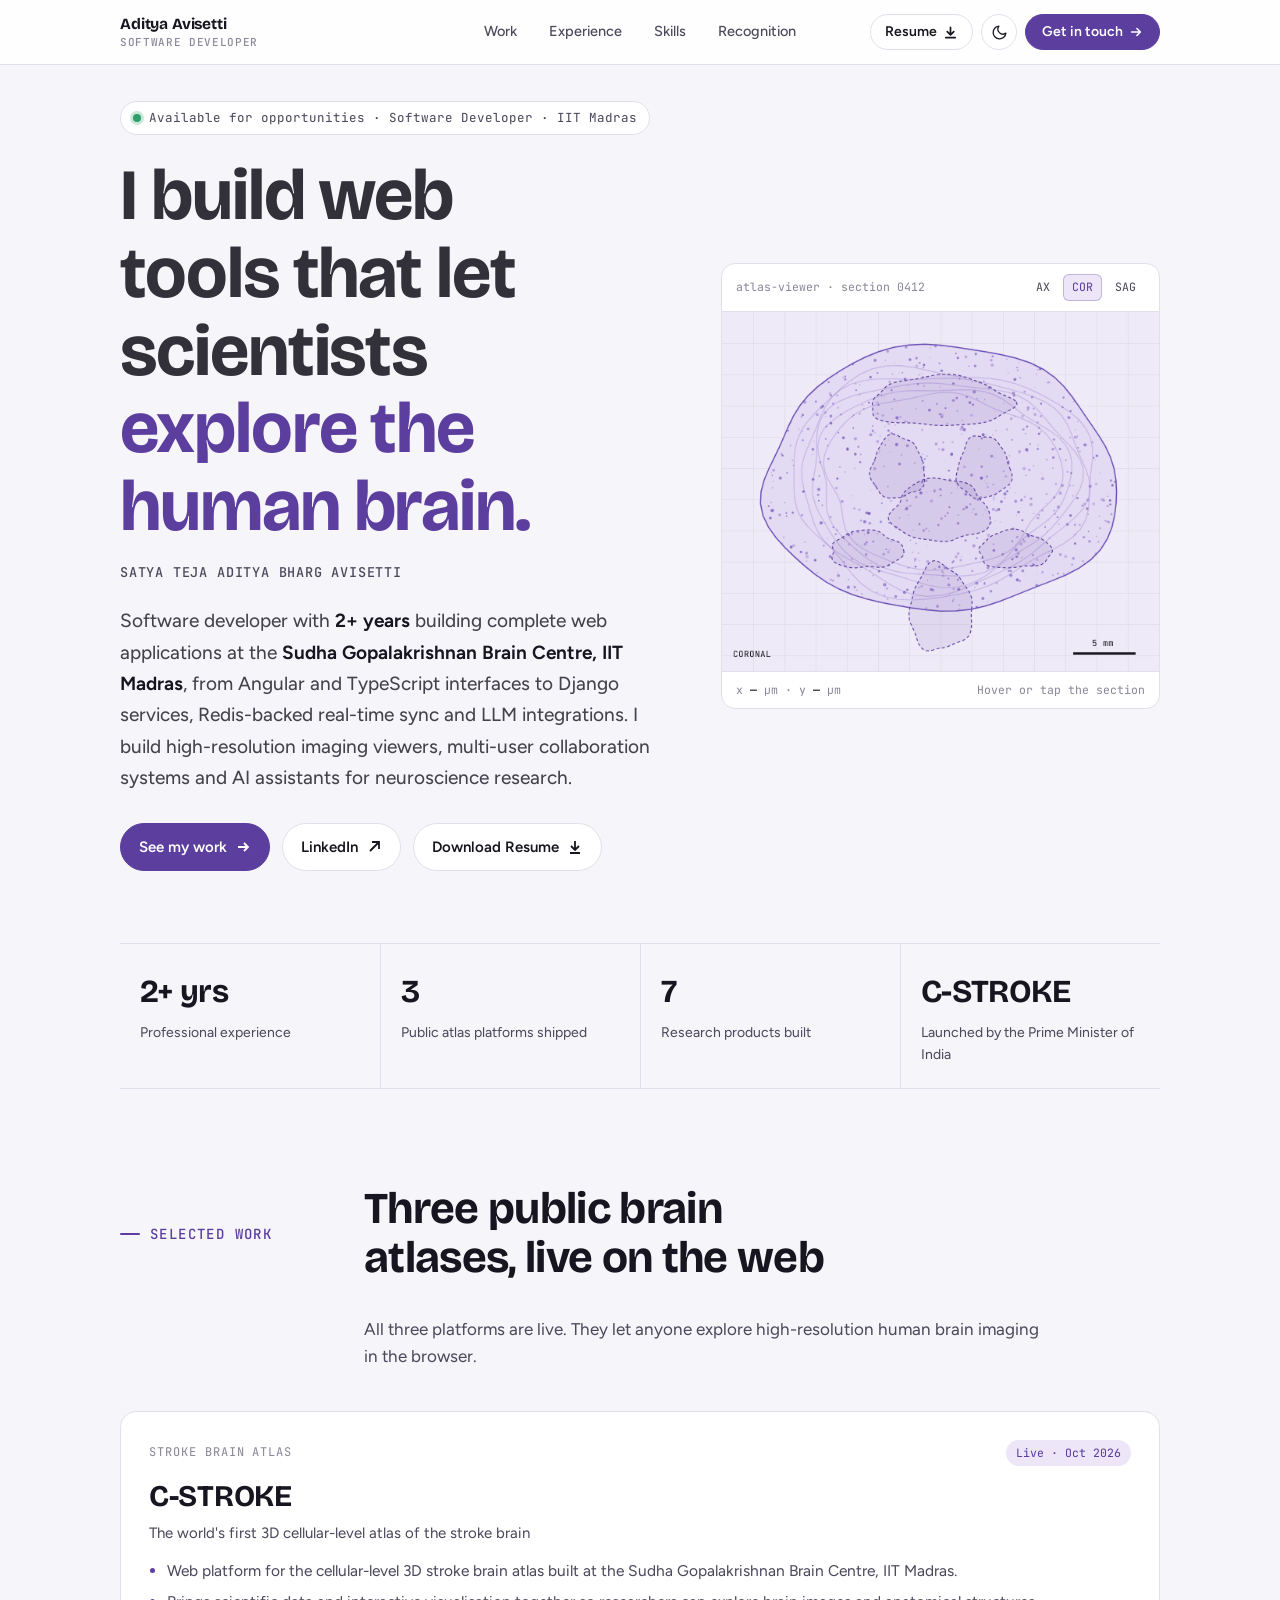
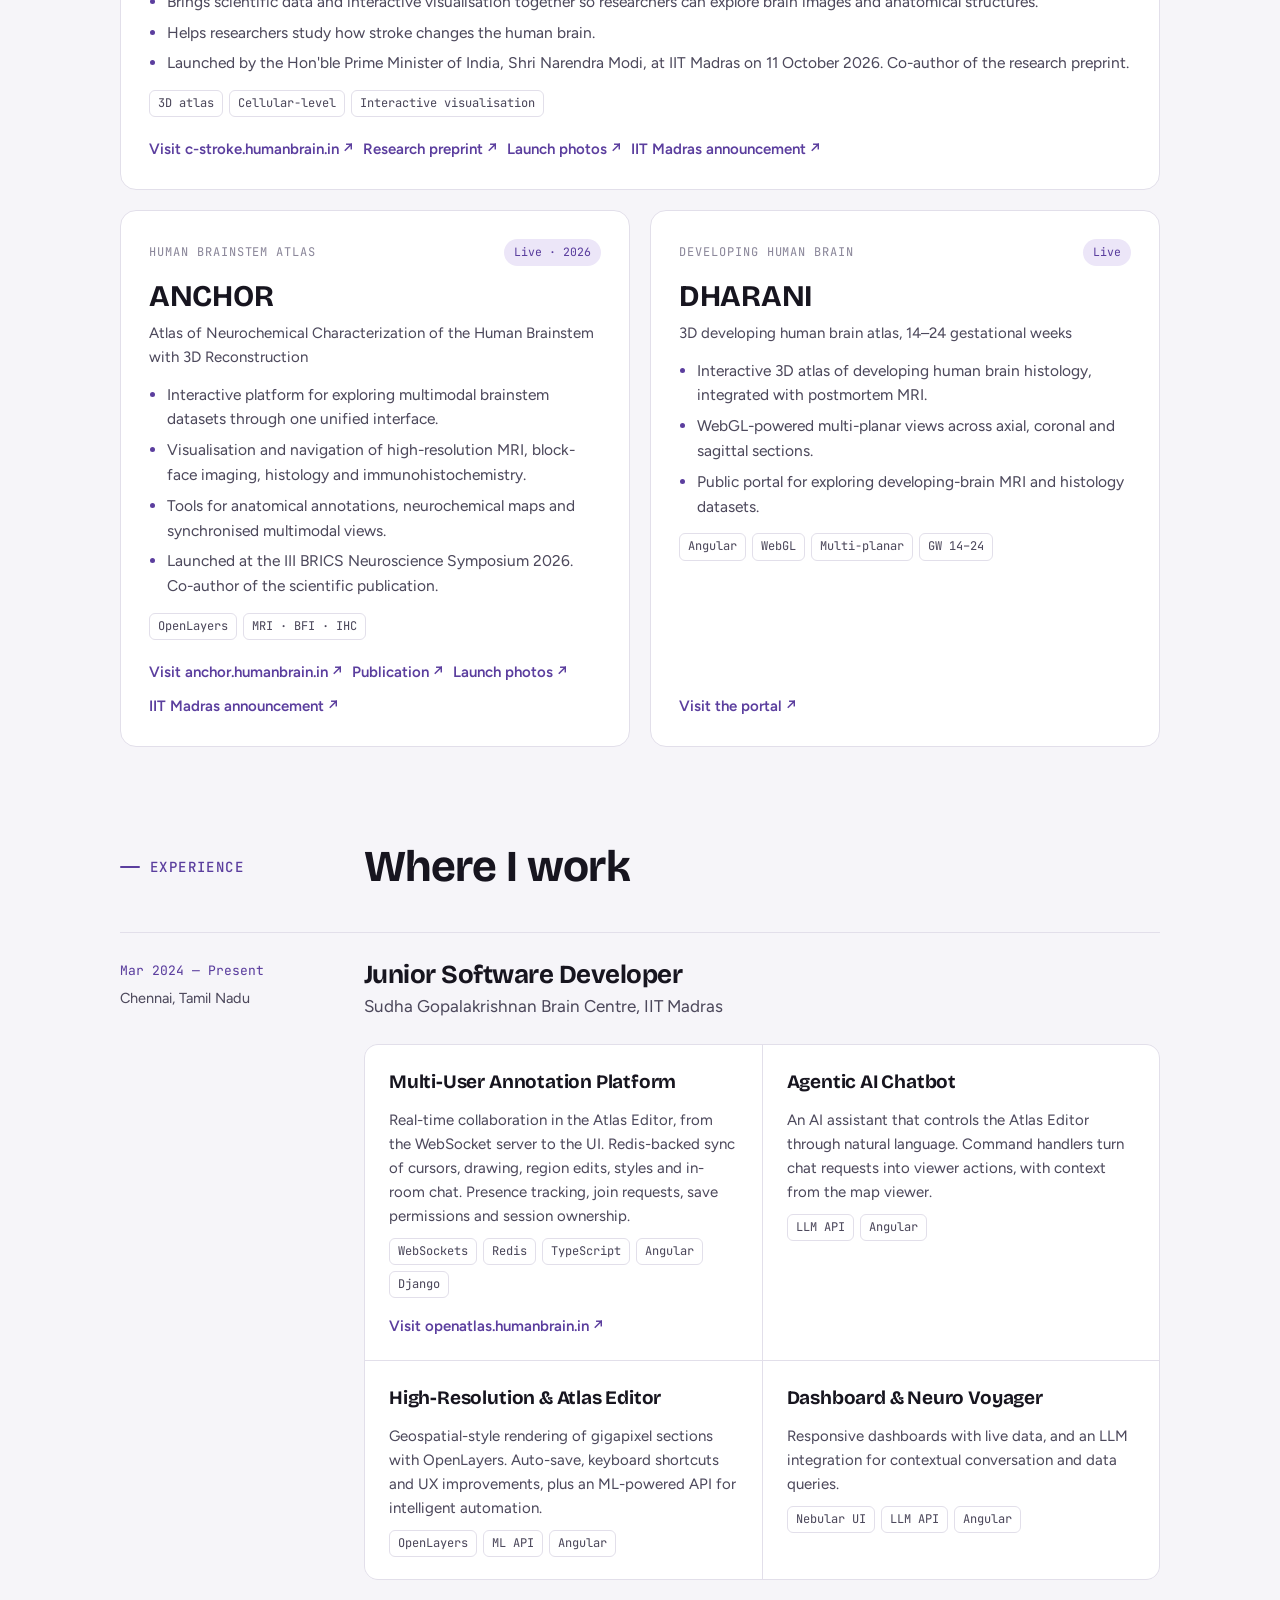
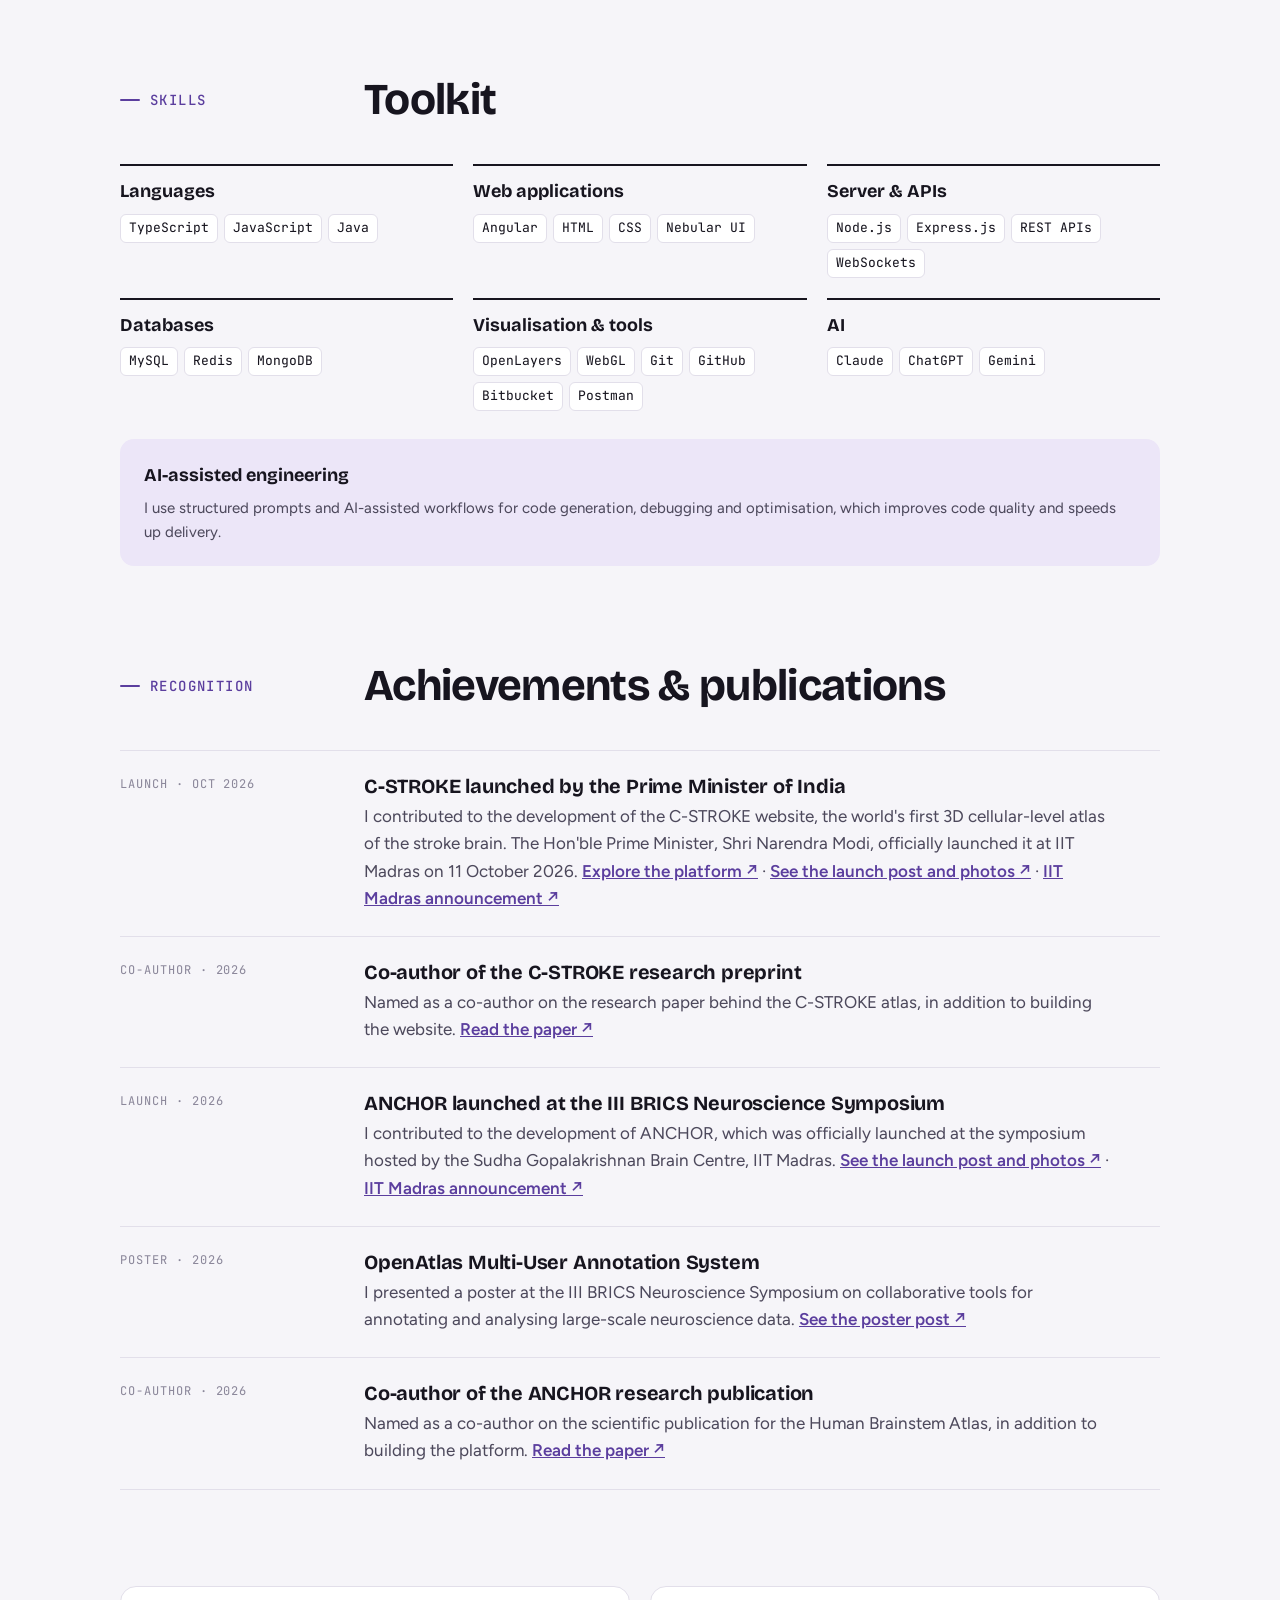
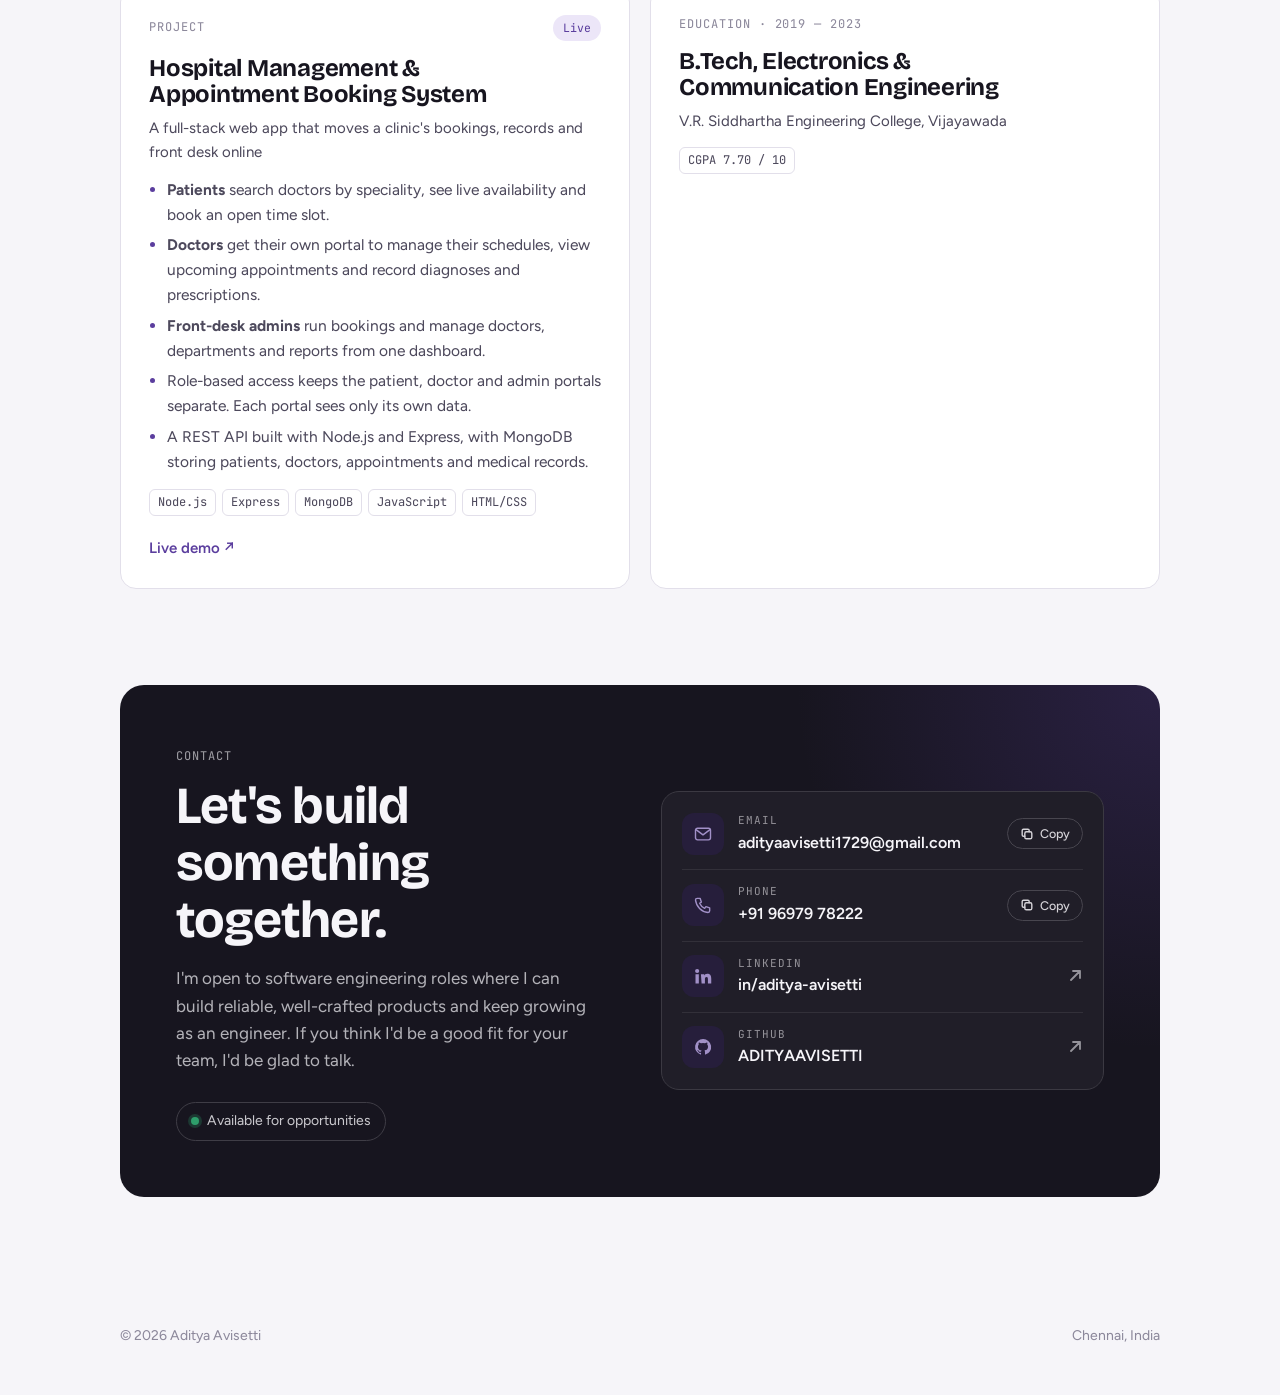
<file: index.html>
<!DOCTYPE html>
<html lang="en">
<head>
  <meta charset="UTF-8">
  <meta name="viewport" content="width=device-width, initial-scale=1, viewport-fit=cover">
  <title>Aditya Avisetti</title>
  <meta name="description" content="Aditya Avisetti — Software Developer building interactive brain atlas platforms at IIT Madras.">

  <!-- Social previews -->
  <meta property="og:type" content="website">
  <meta property="og:title" content="Aditya Avisetti — Software Developer">
  <meta property="og:description" content="I build web tools that let scientists explore the human brain: public atlas platforms, real-time collaboration and AI assistants at IIT Madras.">
  <meta name="twitter:card" content="summary">

  <meta name="theme-color" content="#F6F5F9" media="(prefers-color-scheme: light)">
  <meta name="theme-color" content="#111016" media="(prefers-color-scheme: dark)">
  <link rel="icon" href="data:image/svg+xml,%3Csvg xmlns='http://www.w3.org/2000/svg' viewBox='0 0 32 32'%3E%3Crect width='32' height='32' rx='8' fill='%235B3E9E'/%3E%3Ctext x='16' y='23' font-family='Segoe UI,system-ui,sans-serif' font-size='20' font-weight='700' fill='%23fff' text-anchor='middle'%3EA%3C/text%3E%3C/svg%3E">

  <!-- Apply the saved theme before first paint to avoid a flash of the wrong colours -->
  <script>
    try {
      const savedTheme = localStorage.getItem('theme');
      if (savedTheme === 'light' || savedTheme === 'dark') {
        document.documentElement.setAttribute('data-theme', savedTheme);
      }
    } catch (err) {}
  </script>

  <link rel="preconnect" href="https://fonts.googleapis.com">
  <link rel="preconnect" href="https://fonts.gstatic.com" crossorigin>
  <link rel="stylesheet" href="https://fonts.googleapis.com/css2?family=Bricolage+Grotesque:opsz,wght@12..96,500;12..96,700;12..96,800&family=Figtree:wght@400..700&family=JetBrains+Mono:wght@400;500&display=swap">

  <link rel="stylesheet" href="css/style.css">
  <script src="js/main.js" defer></script>
</head>
<body>

  <!-- ===== Navbar ===== -->
  <nav class="navbar" aria-label="Primary">
    <div class="container">
      <a class="brand" href="#top" aria-label="Aditya Avisetti, back to top">
        <span class="brand-name">Aditya Avisetti</span>
        <span class="brand-role">Software Developer</span>
      </a>

      <ul class="nav-links" id="nav-links">
        <li><a href="#work">Work</a></li>
        <li><a href="#experience">Experience</a></li>
        <li><a href="#skills">Skills</a></li>
        <li><a href="#recognition">Recognition</a></li>
        <li class="mobile-only"><a href="#contact">Contact</a></li>
        <li class="mobile-only"><a href="resumes/Aditya_Resume.pdf" download>Download resume</a></li>
      </ul>

      <div class="nav-actions">
        <a class="nav-resume" href="resumes/Aditya_Resume.pdf" download>
          Resume
          <svg viewBox="0 0 16 16" fill="none" stroke="currentColor" stroke-width="1.8" stroke-linecap="round" stroke-linejoin="round"><path d="M8 2.5v8M4.5 7 8 10.5 11.5 7M3 13.5h10"/></svg>
        </a>

        <button class="icon-btn theme-toggle" id="theme-toggle" type="button" aria-label="Dark theme" aria-pressed="false">
          <svg class="icon-moon" viewBox="0 0 24 24" fill="none" stroke="currentColor" stroke-width="1.8" stroke-linecap="round" stroke-linejoin="round"><path d="M21 12.8A9 9 0 1 1 11.2 3a7 7 0 0 0 9.8 9.8z"/></svg>
          <svg class="icon-sun" viewBox="0 0 24 24" fill="none" stroke="currentColor" stroke-width="1.8" stroke-linecap="round"><circle cx="12" cy="12" r="4.2"/><path d="M12 2v2.2M12 19.8V22M4.2 4.2l1.6 1.6M18.2 18.2l1.6 1.6M2 12h2.2M19.8 12H22M4.2 19.8l1.6-1.6M18.2 5.8l1.6-1.6"/></svg>
        </button>

        <a class="btn btn-primary nav-cta" href="#contact">
          Get in touch
          <svg viewBox="0 0 16 16" fill="none" stroke="currentColor" stroke-width="1.8" stroke-linecap="round" stroke-linejoin="round"><path d="M3 8h10M9 4l4 4-4 4"/></svg>
        </a>

        <button class="icon-btn menu-toggle" id="menu-toggle" type="button" aria-label="Menu" aria-expanded="false" aria-controls="nav-links">
          <svg viewBox="0 0 24 24" fill="none" stroke="currentColor" stroke-width="1.8" stroke-linecap="round"><path d="M4 7h16M4 12h16M4 17h16"/></svg>
        </button>
      </div>
    </div>
  </nav>


  <!-- ===== Hero ===== -->
  <header class="hero" id="top">
    <div class="container hero-grid">
      <div>
        <div class="status reveal">
          <span class="status-dot"></span>
          Available for opportunities · Software Developer · IIT Madras
        </div>

        <h1 class="reveal delay-1">I build web tools that let scientists <em>explore the human brain.</em></h1>

        <p class="full-name reveal delay-2">SATYA TEJA ADITYA BHARG AVISETTI</p>

        <p class="intro reveal delay-2">
          Software developer with <strong>2+ years</strong> building complete web applications at the
          <strong>Sudha Gopalakrishnan Brain Centre, IIT Madras</strong>, from Angular and TypeScript interfaces
          to Django services, Redis-backed real-time sync and LLM integrations. I build high-resolution imaging
          viewers, multi-user collaboration systems and AI assistants for neuroscience research.
        </p>

        <div class="hero-actions reveal delay-3">
          <a class="btn btn-primary" href="#work">
            See my work
            <svg viewBox="0 0 16 16" fill="none" stroke="currentColor" stroke-width="1.8"><path d="M3 8h10M9 4l4 4-4 4"/></svg>
          </a>
          <a class="btn" href="https://linkedin.com/in/aditya-avisetti-073b13204/" target="_blank" rel="noopener">
            LinkedIn
            <svg viewBox="0 0 16 16" fill="none" stroke="currentColor" stroke-width="1.8"><path d="M6 3h7v7M13 3 4 12"/></svg>
          </a>
          <!--
          <a class="btn" href="https://github.com/ADITYAAVISETTI" target="_blank" rel="noopener">
            GitHub
            <svg viewBox="0 0 16 16" fill="none" stroke="currentColor" stroke-width="1.8"><path d="M6 3h7v7M13 3 4 12"/></svg>
          </a>
          -->
          <a class="btn" href="resumes/Aditya_Resume.pdf" download>
            Download Resume
            <svg viewBox="0 0 16 16" fill="none" stroke="currentColor" stroke-width="1.8"><path d="M8 2v9M4 7l4 4 4-4M3 14h10"/></svg>
          </a>
        </div>
      </div>

      <!-- Interactive brain-section illustration (drawn by js/main.js) -->
      <figure class="viewer reveal delay-2" aria-labelledby="viewer-caption">
        <div class="viewer-header">
          <span>atlas-viewer · section 0412</span>
          <div class="plane-switch" role="group" aria-label="Plane">
            <button type="button" data-plane="0" aria-pressed="false">AX</button>
            <button type="button" data-plane="1" aria-pressed="true">COR</button>
            <button type="button" data-plane="2" aria-pressed="false">SAG</button>
          </div>
        </div>

        <canvas id="atlas-canvas" width="560" height="460" tabindex="0" role="img"
                aria-label="Illustrated coronal brain section with labelled regions. Use the arrow keys to move the crosshair."
                aria-describedby="region-name"></canvas>

        <div class="viewer-footer">
          <span>x <b id="cursor-x">—</b> µm · y <b id="cursor-y">—</b> µm</span>
          <span id="region-name" aria-live="polite">Hover or tap the section</span>
        </div>

        <figcaption id="viewer-caption" class="sr-only">
          Interactive illustration of a brain atlas viewer. Switch between axial, coronal and sagittal planes,
          then hover, tap or use the arrow keys to identify regions.
        </figcaption>
      </figure>
    </div>
  </header>


  <!-- ===== Quick facts ===== -->
  <div class="container">
    <div class="facts">
      <div class="fact"><strong>2+ yrs</strong><span>Professional experience</span></div>
      <div class="fact"><strong>3</strong><span>Public atlas platforms shipped</span></div>
      <div class="fact"><strong>7</strong><span>Research products built</span></div>
      <div class="fact"><strong>C-STROKE</strong><span>Launched by the Prime Minister of India</span></div>
    </div>
  </div>


  <main>

    <!-- ===== Selected work ===== -->
    <section class="section" id="work">
      <div class="container">
        <div class="section-head">
          <span class="label">Selected work</span>
          <h2>Three public brain atlases, live on the web</h2>
          <p>All three platforms are live. They let anyone explore high-resolution human brain imaging in the browser.</p>
        </div>

        <div class="two-col">
          <article class="card card-featured">
            <div class="card-top">
              <span class="label">Stroke Brain Atlas</span>
              <span class="pill">Live · Oct 2026</span>
            </div>
            <h3>C-STROKE</h3>
            <p class="card-subtitle">The world's first 3D cellular-level atlas of the stroke brain</p>
            <ul>
              <li>Web platform for the cellular-level 3D stroke brain atlas built at the Sudha Gopalakrishnan Brain Centre, IIT Madras.</li>
              <li>Brings scientific data and interactive visualisation together so researchers can explore brain images and anatomical structures.</li>
              <li>Helps researchers study how stroke changes the human brain.</li>
              <li>Launched by the Hon'ble Prime Minister of India, Shri Narendra Modi, at IIT Madras on 11 October 2026. Co-author of the research preprint.</li>
            </ul>
            <div class="tags">
              <span class="tag">3D atlas</span>
              <span class="tag">Cellular-level</span>
              <span class="tag">Interactive visualisation</span>
            </div>
            <div class="links">
              <a href="https://c-stroke.humanbrain.in/" target="_blank" rel="noopener">Visit c-stroke.humanbrain.in ↗</a>
              <a href="https://c-stroke.humanbrain.in/assets/preprint.pdf" target="_blank" rel="noopener">Research preprint ↗</a>
              <a href="https://www.linkedin.com/feed/update/urn:li:activity:7517411889220419584/" target="_blank" rel="noopener">Launch photos ↗</a>
              <a href="https://www.linkedin.com/posts/iitmadras-sudhagopalakrishnanbraincentre-share-7516109529886121985-ExnC/" target="_blank" rel="noopener">IIT Madras announcement ↗</a>
            </div>
          </article>

          <article class="card">
            <div class="card-top">
              <span class="label">Human Brainstem Atlas</span>
              <span class="pill">Live · 2026</span>
            </div>
            <h3>ANCHOR</h3>
            <p class="card-subtitle">Atlas of Neurochemical Characterization of the Human Brainstem with 3D Reconstruction</p>
            <ul>
              <li>Interactive platform for exploring multimodal brainstem datasets through one unified interface.</li>
              <li>Visualisation and navigation of high-resolution MRI, block-face imaging, histology and immunohistochemistry.</li>
              <li>Tools for anatomical annotations, neurochemical maps and synchronised multimodal views.</li>
              <li>Launched at the III BRICS Neuroscience Symposium 2026. Co-author of the scientific publication.</li>
            </ul>
            <div class="tags">
              <span class="tag">OpenLayers</span>
              <span class="tag">MRI · BFI · IHC</span>
            </div>
            <div class="links">
              <a href="https://anchor.humanbrain.in/" target="_blank" rel="noopener">Visit anchor.humanbrain.in ↗</a>
              <a href="https://doi.org/10.64898/2026.06.03.727794" target="_blank" rel="noopener">Publication ↗</a>
              <a href="https://www.linkedin.com/feed/update/urn:li:activity:7470077985786884096/" target="_blank" rel="noopener">Launch photos ↗</a>
              <a href="https://www.linkedin.com/feed/update/urn:li:activity:7471223442244034562/" target="_blank" rel="noopener">IIT Madras announcement ↗</a>
            </div>
          </article>

          <article class="card">
            <div class="card-top">
              <span class="label">Developing Human Brain</span>
              <span class="pill">Live</span>
            </div>
            <h3>DHARANI</h3>
            <p class="card-subtitle">3D developing human brain atlas, 14–24 gestational weeks</p>
            <ul>
              <li>Interactive 3D atlas of developing human brain histology, integrated with postmortem MRI.</li>
              <li>WebGL-powered multi-planar views across axial, coronal and sagittal sections.</li>
              <li>Public portal for exploring developing-brain MRI and histology datasets.</li>
            </ul>
            <div class="tags">
              <span class="tag">Angular</span>
              <span class="tag">WebGL</span>
              <span class="tag">Multi-planar</span>
              <span class="tag">GW 14–24</span>
            </div>
            <div class="links">
              <a href="https://brainportal.humanbrain.in/publicview/index.html" target="_blank" rel="noopener">Visit the portal ↗</a>
            </div>
          </article>
        </div>
      </div>
    </section>


    <!-- ===== Experience ===== -->
    <section class="section" id="experience">
      <div class="container">
        <div class="section-head">
          <span class="label">Experience</span>
          <h2>Where I work</h2>
        </div>

        <div class="role">
          <div>
            <div class="role-dates">Mar 2024 — Present</div>
            <div class="role-location">Chennai, Tamil Nadu</div>
          </div>

          <div>
            <h3>Junior Software Developer</h3>
            <div class="role-org">Sudha Gopalakrishnan Brain Centre, IIT Madras</div>

            <div class="modules">
              <div class="module">
                <h4>Multi-User Annotation Platform</h4>
                <p>Real-time collaboration in the Atlas Editor, from the WebSocket server to the UI. Redis-backed sync of cursors, drawing, region edits, styles and in-room chat. Presence tracking, join requests, save permissions and session ownership.</p>
                <div class="tags">
                  <span class="tag">WebSockets</span>
                  <span class="tag">Redis</span>
                  <span class="tag">TypeScript</span>
                  <span class="tag">Angular</span>
                  <span class="tag">Django</span>
                </div>
                <div class="links">
                  <a href="https://openatlas.humanbrain.in/" target="_blank" rel="noopener">Visit openatlas.humanbrain.in ↗</a>
                </div>
              </div>

              <div class="module">
                <h4>Agentic AI Chatbot</h4>
                <p>An AI assistant that controls the Atlas Editor through natural language. Command handlers turn chat requests into viewer actions, with context from the map viewer.</p>
                <div class="tags">
                  <span class="tag">LLM API</span>
                  <span class="tag">Angular</span>
                </div>
              </div>

              <div class="module">
                <h4>High-Resolution &amp; Atlas Editor</h4>
                <p>Geospatial-style rendering of gigapixel sections with OpenLayers. Auto-save, keyboard shortcuts and UX improvements, plus an ML-powered API for intelligent automation.</p>
                <div class="tags">
                  <span class="tag">OpenLayers</span>
                  <span class="tag">ML API</span>
                  <span class="tag">Angular</span>
                </div>
              </div>

              <div class="module">
                <h4>Dashboard &amp; Neuro Voyager</h4>
                <p>Responsive dashboards with live data, and an LLM integration for contextual conversation and data queries.</p>
                <div class="tags">
                  <span class="tag">Nebular UI</span>
                  <span class="tag">LLM API</span>
                  <span class="tag">Angular</span>
                </div>
              </div>
            </div>
          </div>
        </div>
      </div>
    </section>


    <!-- ===== Skills ===== -->
    <section class="section" id="skills">
      <div class="container">
        <div class="section-head">
          <span class="label">Skills</span>
          <h2>Toolkit</h2>
        </div>

        <div class="skills">
          <div class="skill-group">
            <h3>Languages</h3>
            <div class="tags">
              <span class="tag">TypeScript</span>
              <span class="tag">JavaScript</span>
              <!-- <span class="tag">Python</span> -->
              <span class="tag">Java</span>
            </div>
          </div>

          <div class="skill-group">
            <h3>Web applications</h3>
            <div class="tags">
              <span class="tag">Angular</span>
              <span class="tag">HTML</span>
              <span class="tag">CSS</span>
              <span class="tag">Nebular UI</span>
            </div>
          </div>

          <div class="skill-group">
            <h3>Server &amp; APIs</h3>
            <div class="tags">
              <span class="tag">Node.js</span>
              <span class="tag">Express.js</span>
              <!-- <span class="tag">Django</span> -->
              <span class="tag">REST APIs</span>
              <span class="tag">WebSockets</span>
            </div>
          </div>

          <div class="skill-group">
            <h3>Databases</h3>
            <div class="tags">
              <span class="tag">MySQL</span>
              <span class="tag">Redis</span>
              <span class="tag">MongoDB</span>
            </div>
          </div>

          <div class="skill-group">
            <h3>Visualisation &amp; tools</h3>
            <div class="tags">
              <span class="tag">OpenLayers</span>
              <span class="tag">WebGL</span>
              <span class="tag">Git</span>
              <span class="tag">GitHub</span>
              <span class="tag">Bitbucket</span>
              <span class="tag">Postman</span>
            </div>
          </div>

          <div class="skill-group">
            <h3>AI</h3>
            <div class="tags">
              <span class="tag">Claude</span>
              <span class="tag">ChatGPT</span>
              <span class="tag">Gemini</span>
            </div>
          </div>
        </div>

        <div class="ai-notes">
          <!--
          <div class="ai-note">
            <h4>Generative AI in the product</h4>
            <p>I integrate LLM APIs into production apps, including an agentic assistant that drives a scientific viewer and conversational data queries on live dashboards.</p>
          </div>
          -->
          <div class="ai-note">
            <h4>AI-assisted engineering</h4>
            <p>I use structured prompts and AI-assisted workflows for code generation, debugging and optimisation, which improves code quality and speeds up delivery.</p>
          </div>
        </div>
      </div>
    </section>


    <!-- ===== Recognition ===== -->
    <section class="section" id="recognition">
      <div class="container">
        <div class="section-head">
          <span class="label">Recognition</span>
          <h2>Achievements &amp; publications</h2>
        </div>

        <div class="achievements">
          <div class="achievement">
            <span class="label">Launch · Oct 2026</span>
            <div>
              <h3>C-STROKE launched by the Prime Minister of India</h3>
              <p>
                I contributed to the development of the C-STROKE website, the world's first 3D cellular-level atlas of the stroke brain.
                The Hon'ble Prime Minister, Shri Narendra Modi, officially launched it at IIT Madras on 11 October 2026.
                <a href="https://c-stroke.humanbrain.in/" target="_blank" rel="noopener">Explore the platform ↗</a>
                · <a href="https://www.linkedin.com/feed/update/urn:li:activity:7517411889220419584/" target="_blank" rel="noopener">See the launch post and photos ↗</a>
                · <a href="https://www.linkedin.com/posts/iitmadras-sudhagopalakrishnanbraincentre-share-7516109529886121985-ExnC/" target="_blank" rel="noopener">IIT Madras announcement ↗</a>
              </p>
            </div>
          </div>

          <div class="achievement">
            <span class="label">Co-author · 2026</span>
            <div>
              <h3>Co-author of the C-STROKE research preprint</h3>
              <p>
                Named as a co-author on the research paper behind the C-STROKE atlas, in addition to building the website.
                <a href="https://c-stroke.humanbrain.in/assets/preprint.pdf" target="_blank" rel="noopener">Read the paper ↗</a>
              </p>
            </div>
          </div>

          <div class="achievement">
            <span class="label">Launch · 2026</span>
            <div>
              <h3>ANCHOR launched at the III BRICS Neuroscience Symposium</h3>
              <p>
                I contributed to the development of ANCHOR, which was officially launched at the symposium hosted by
                the Sudha Gopalakrishnan Brain Centre, IIT Madras.
                <a href="https://www.linkedin.com/feed/update/urn:li:activity:7470077985786884096/" target="_blank" rel="noopener">See the launch post and photos ↗</a>
                · <a href="https://www.linkedin.com/feed/update/urn:li:activity:7471223442244034562/" target="_blank" rel="noopener">IIT Madras announcement ↗</a>
              </p>
            </div>
          </div>

          <div class="achievement">
            <span class="label">Poster · 2026</span>
            <div>
              <h3>OpenAtlas Multi-User Annotation System</h3>
              <p>
                I presented a poster at the III BRICS Neuroscience Symposium on collaborative tools for annotating and analysing large-scale neuroscience data.
                <a href="https://lnkd.in/p/gSA3Tf2P" target="_blank" rel="noopener">See the poster post ↗</a>
              </p>
            </div>
          </div>

          <div class="achievement">
            <span class="label">Co-author · 2026</span>
            <div>
              <h3>Co-author of the ANCHOR research publication</h3>
              <p>
                Named as a co-author on the scientific publication for the Human Brainstem Atlas, in addition to building the platform.
                <a href="https://doi.org/10.64898/2026.06.03.727794" target="_blank" rel="noopener">Read the paper ↗</a>
              </p>
            </div>
          </div>
        </div>
      </div>
    </section>


    <!-- ===== Side project & education ===== -->
    <section class="section" id="more" aria-labelledby="more-heading">
      <h2 id="more-heading" class="sr-only">Side project and education</h2>
      <div class="container two-col">
        <article class="card">
          <div class="card-top">
            <span class="label">Project</span>
            <span class="pill">Live</span>
          </div>
          <h3 class="small">Hospital Management &amp; Appointment Booking System</h3>
          <p class="card-subtitle">A full-stack web app that moves a clinic's bookings, records and front desk online</p>
          <ul>
            <li><strong>Patients</strong> search doctors by speciality, see live availability and book an open time slot.</li>
            <li><strong>Doctors</strong> get their own portal to manage their schedules, view upcoming appointments and record diagnoses and prescriptions.</li>
            <li><strong>Front-desk admins</strong> run bookings and manage doctors, departments and reports from one dashboard.</li>
            <li>Role-based access keeps the patient, doctor and admin portals separate. Each portal sees only its own data.</li>
            <li>A REST API built with Node.js and Express, with MongoDB storing patients, doctors, appointments and medical records.</li>
          </ul>
          <div class="tags">
            <span class="tag">Node.js</span>
            <span class="tag">Express</span>
            <span class="tag">MongoDB</span>
            <span class="tag">JavaScript</span>
            <span class="tag">HTML/CSS</span>
          </div>
          <div class="links">
            <a href="https://hospital-management-8yoc.onrender.com" target="_blank" rel="noopener">Live demo ↗</a>
          </div>
        </article>

        <article class="card">
          <span class="label">Education · 2019 — 2023</span>
          <h3 class="small">B.Tech, Electronics &amp; Communication Engineering</h3>
          <p class="card-subtitle">V.R. Siddhartha Engineering College, Vijayawada</p>
          <div class="tags">
            <span class="tag">CGPA 7.70 / 10</span>
          </div>
        </article>
      </div>
    </section>


    <!-- ===== Contact ===== -->
    <section class="section" id="contact">
      <div class="container">
        <div class="contact">
          <div class="contact-intro">
            <span class="label">Contact</span>
            <h2>Let's build something together.</h2>
            <p>I'm open to software engineering roles where I can build reliable, well-crafted products and keep growing as an engineer. If you think I'd be a good fit for your team, I'd be glad to talk.</p>

            <div class="contact-meta">
              <span><span class="status-dot"></span> Available for opportunities</span>
            </div>
          </div>

          <!-- Email and phone are stored reversed and filled in by main.js to keep them away from scrapers -->
          <ul class="contact-list">
            <li class="contact-row">
              <span class="contact-icon">
                <svg viewBox="0 0 24 24" fill="none" stroke="currentColor" stroke-width="1.7" stroke-linecap="round" stroke-linejoin="round"><rect x="3" y="5" width="18" height="14" rx="2.5"/><path d="m4 7 8 6 8-6"/></svg>
              </span>
              <div class="contact-text">
                <span class="contact-key">Email</span>
                <a class="contact-value" id="email" data-user="9271ittesivaaytida" data-domain="moc.liamg"
                   aria-haspopup="true" aria-expanded="false" aria-controls="mail-menu">adityaavisetti1729 [at] gmail [dot] com</a>
              </div>
              <button class="copy-btn" type="button" data-copy="email" aria-label="Copy email address">
                <svg viewBox="0 0 16 16" fill="none" stroke="currentColor" stroke-width="1.6" stroke-linecap="round" stroke-linejoin="round"><rect x="5.5" y="5.5" width="8" height="8" rx="1.8"/><path d="M10.5 5.5V4a1.5 1.5 0 0 0-1.5-1.5H4A1.5 1.5 0 0 0 2.5 4v5A1.5 1.5 0 0 0 4 10.5h1.5"/></svg>
                <span class="copy-label">Copy</span>
              </button>

              <div class="mail-menu" id="mail-menu" hidden>
                <p>Write with</p>
                <a id="mail-gmail" target="_blank" rel="noopener">Gmail <span>↗</span></a>
                <a id="mail-outlook" target="_blank" rel="noopener">Outlook <span>↗</span></a>
                <a id="mail-yahoo" target="_blank" rel="noopener">Yahoo Mail <span>↗</span></a>
                <a id="mail-default">Default mail app <span>✉</span></a>
              </div>
            </li>

            <li class="contact-row">
              <span class="contact-icon">
                <svg viewBox="0 0 24 24" fill="none" stroke="currentColor" stroke-width="1.7" stroke-linecap="round" stroke-linejoin="round"><path d="M5 4h3.5l1.5 4.5-2 1.5a11 11 0 0 0 6 6l1.5-2 4.5 1.5V19a2 2 0 0 1-2 2A17 17 0 0 1 3 6a2 2 0 0 1 2-2z"/></svg>
              </span>
              <div class="contact-text">
                <span class="contact-key">Phone</span>
                <a class="contact-value" id="phone" data-number="22287 97969 19+">Enable JavaScript to show</a>
              </div>
              <button class="copy-btn" type="button" data-copy="phone" aria-label="Copy phone number">
                <svg viewBox="0 0 16 16" fill="none" stroke="currentColor" stroke-width="1.6" stroke-linecap="round" stroke-linejoin="round"><rect x="5.5" y="5.5" width="8" height="8" rx="1.8"/><path d="M10.5 5.5V4a1.5 1.5 0 0 0-1.5-1.5H4A1.5 1.5 0 0 0 2.5 4v5A1.5 1.5 0 0 0 4 10.5h1.5"/></svg>
                <span class="copy-label">Copy</span>
              </button>
            </li>

            <li class="contact-row is-link">
              <span class="contact-icon">
                <svg viewBox="0 0 24 24" fill="currentColor"><path d="M4.98 3.5a2.5 2.5 0 1 1 0 5 2.5 2.5 0 0 1 0-5zM3 9.75h4V21H3zM9.5 9.75h3.8v1.6h.06c.53-1 1.83-2.05 3.77-2.05 4.03 0 4.77 2.6 4.77 6V21h-4v-5c0-1.2-.02-2.73-1.66-2.73-1.67 0-1.93 1.3-1.93 2.64V21h-4z"/></svg>
              </span>
              <div class="contact-text">
                <span class="contact-key">LinkedIn</span>
                <a class="contact-value" href="https://linkedin.com/in/aditya-avisetti-073b13204/" target="_blank" rel="noopener">in/aditya-avisetti</a>
              </div>
              <svg class="contact-arrow" viewBox="0 0 16 16" fill="none" stroke="currentColor" stroke-width="1.8" stroke-linecap="round" stroke-linejoin="round"><path d="M6 3h7v7M13 3 4 12"/></svg>
            </li>

            <li class="contact-row is-link">
              <span class="contact-icon">
                <svg viewBox="0 0 24 24" fill="currentColor"><path d="M12 2.5a9.5 9.5 0 0 0-3 18.52c.47.09.65-.2.65-.46v-1.6c-2.64.57-3.2-1.27-3.2-1.27-.43-1.1-1.05-1.39-1.05-1.39-.86-.59.07-.58.07-.58.95.07 1.45.98 1.45.98.85 1.45 2.22 1.03 2.76.79.09-.61.33-1.03.6-1.27-2.1-.24-4.32-1.05-4.32-4.69 0-1.03.37-1.88.98-2.54-.1-.24-.42-1.2.09-2.5 0 0 .8-.26 2.61.97a9.05 9.05 0 0 1 4.75 0c1.81-1.23 2.61-.97 2.61-.97.51 1.3.19 2.26.09 2.5.61.66.98 1.51.98 2.54 0 3.65-2.22 4.45-4.34 4.68.34.3.65.88.65 1.78v2.64c0 .26.17.56.66.46A9.5 9.5 0 0 0 12 2.5z"/></svg>
              </span>
              <div class="contact-text">
                <span class="contact-key">GitHub</span>
                <a class="contact-value" href="https://github.com/ADITYAAVISETTI" target="_blank" rel="noopener">ADITYAAVISETTI</a>
              </div>
              <svg class="contact-arrow" viewBox="0 0 16 16" fill="none" stroke="currentColor" stroke-width="1.8" stroke-linecap="round" stroke-linejoin="round"><path d="M6 3h7v7M13 3 4 12"/></svg>
            </li>
          </ul>
        </div>
      </div>
    </section>

  </main>


  <!-- ===== Footer ===== -->
  <div class="container">
    <footer class="footer">
      <span>© <span id="year">2026</span> Aditya Avisetti</span>
      <span>Chennai, India</span>
    </footer>
  </div>

</body>
</html>
</file>
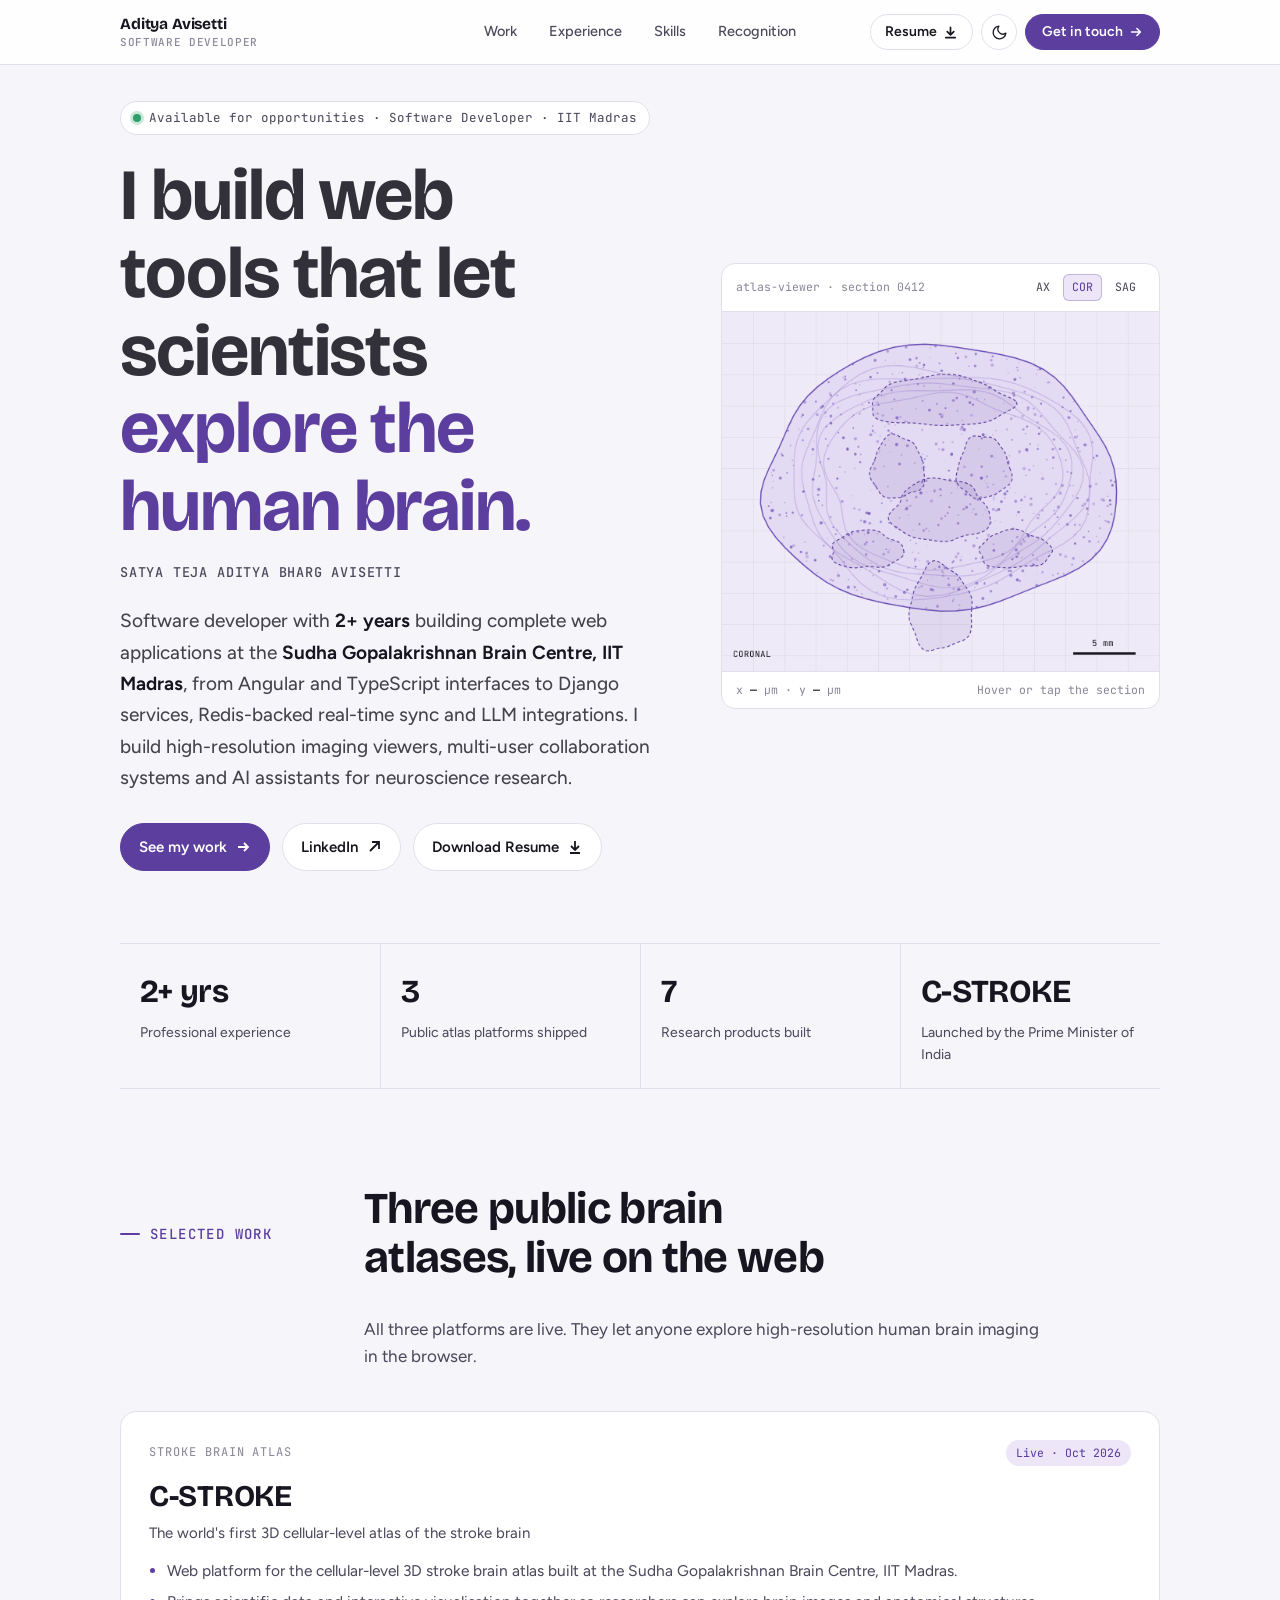
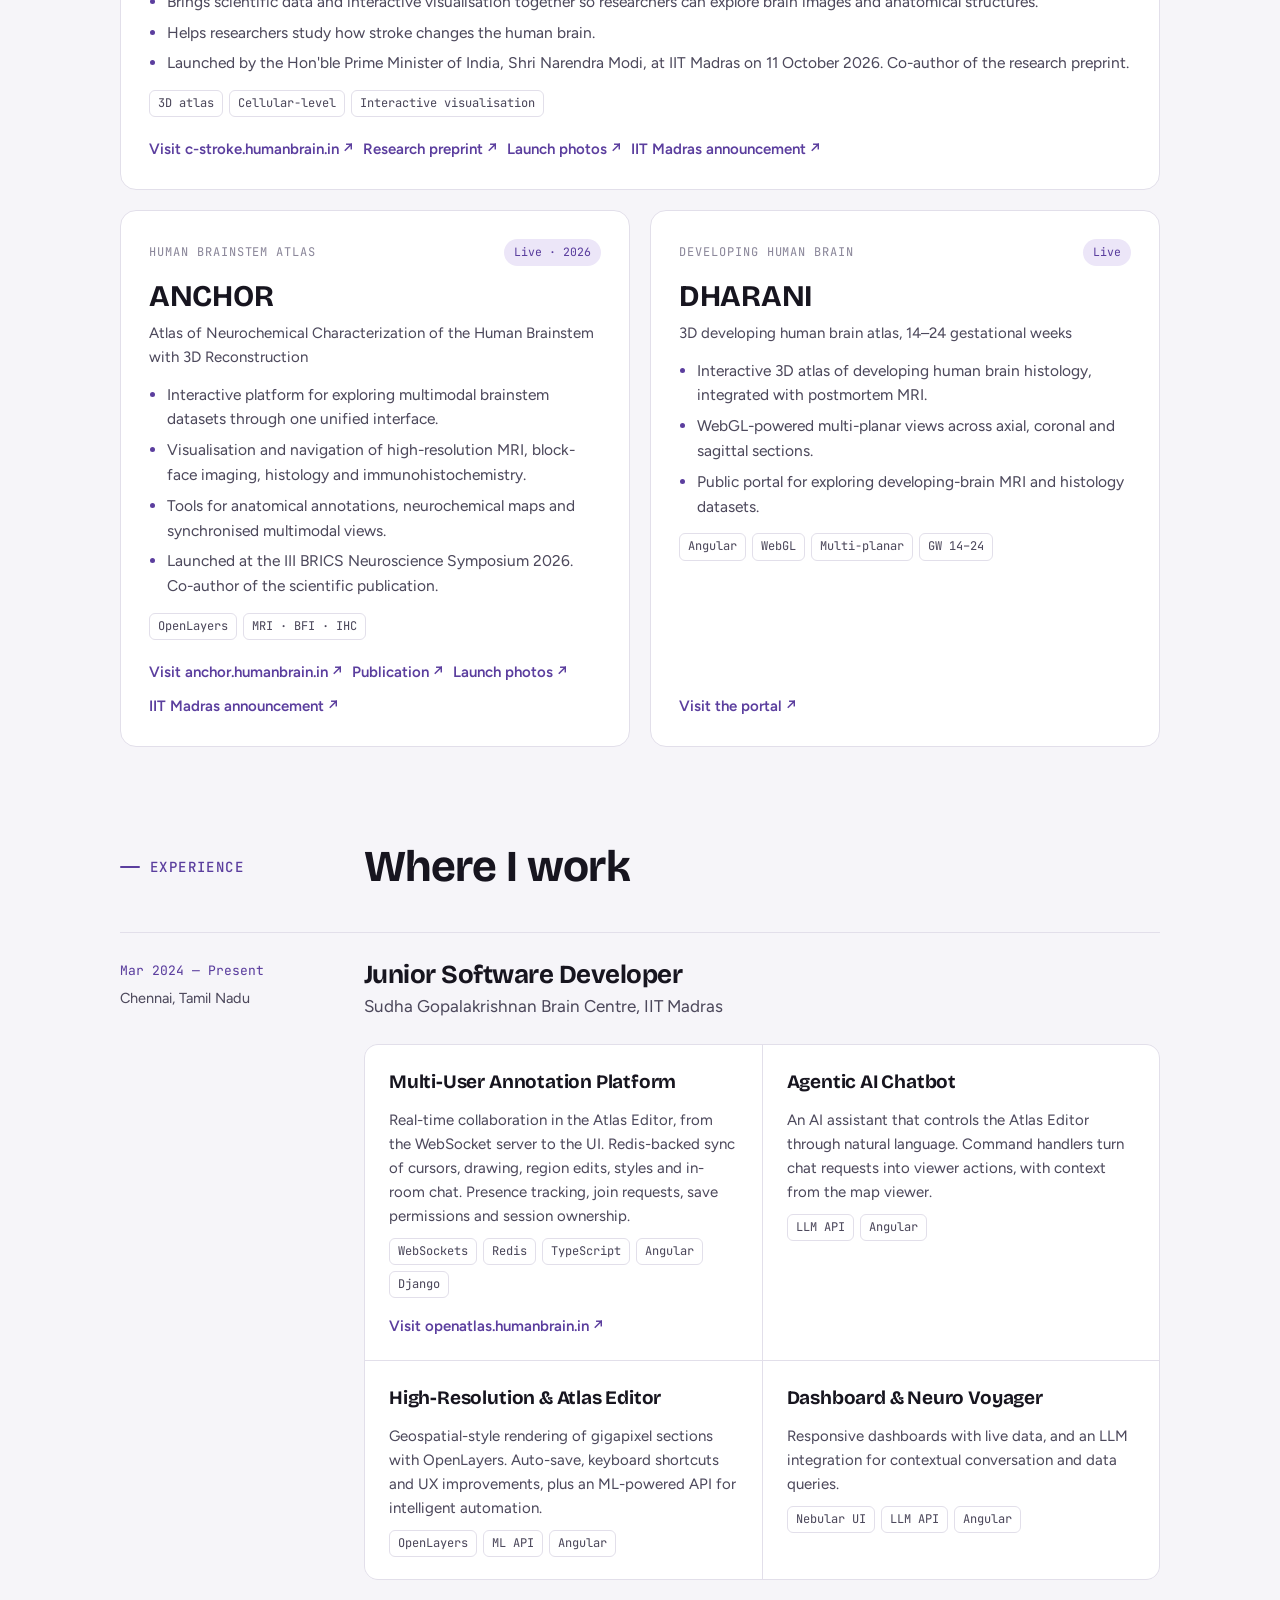
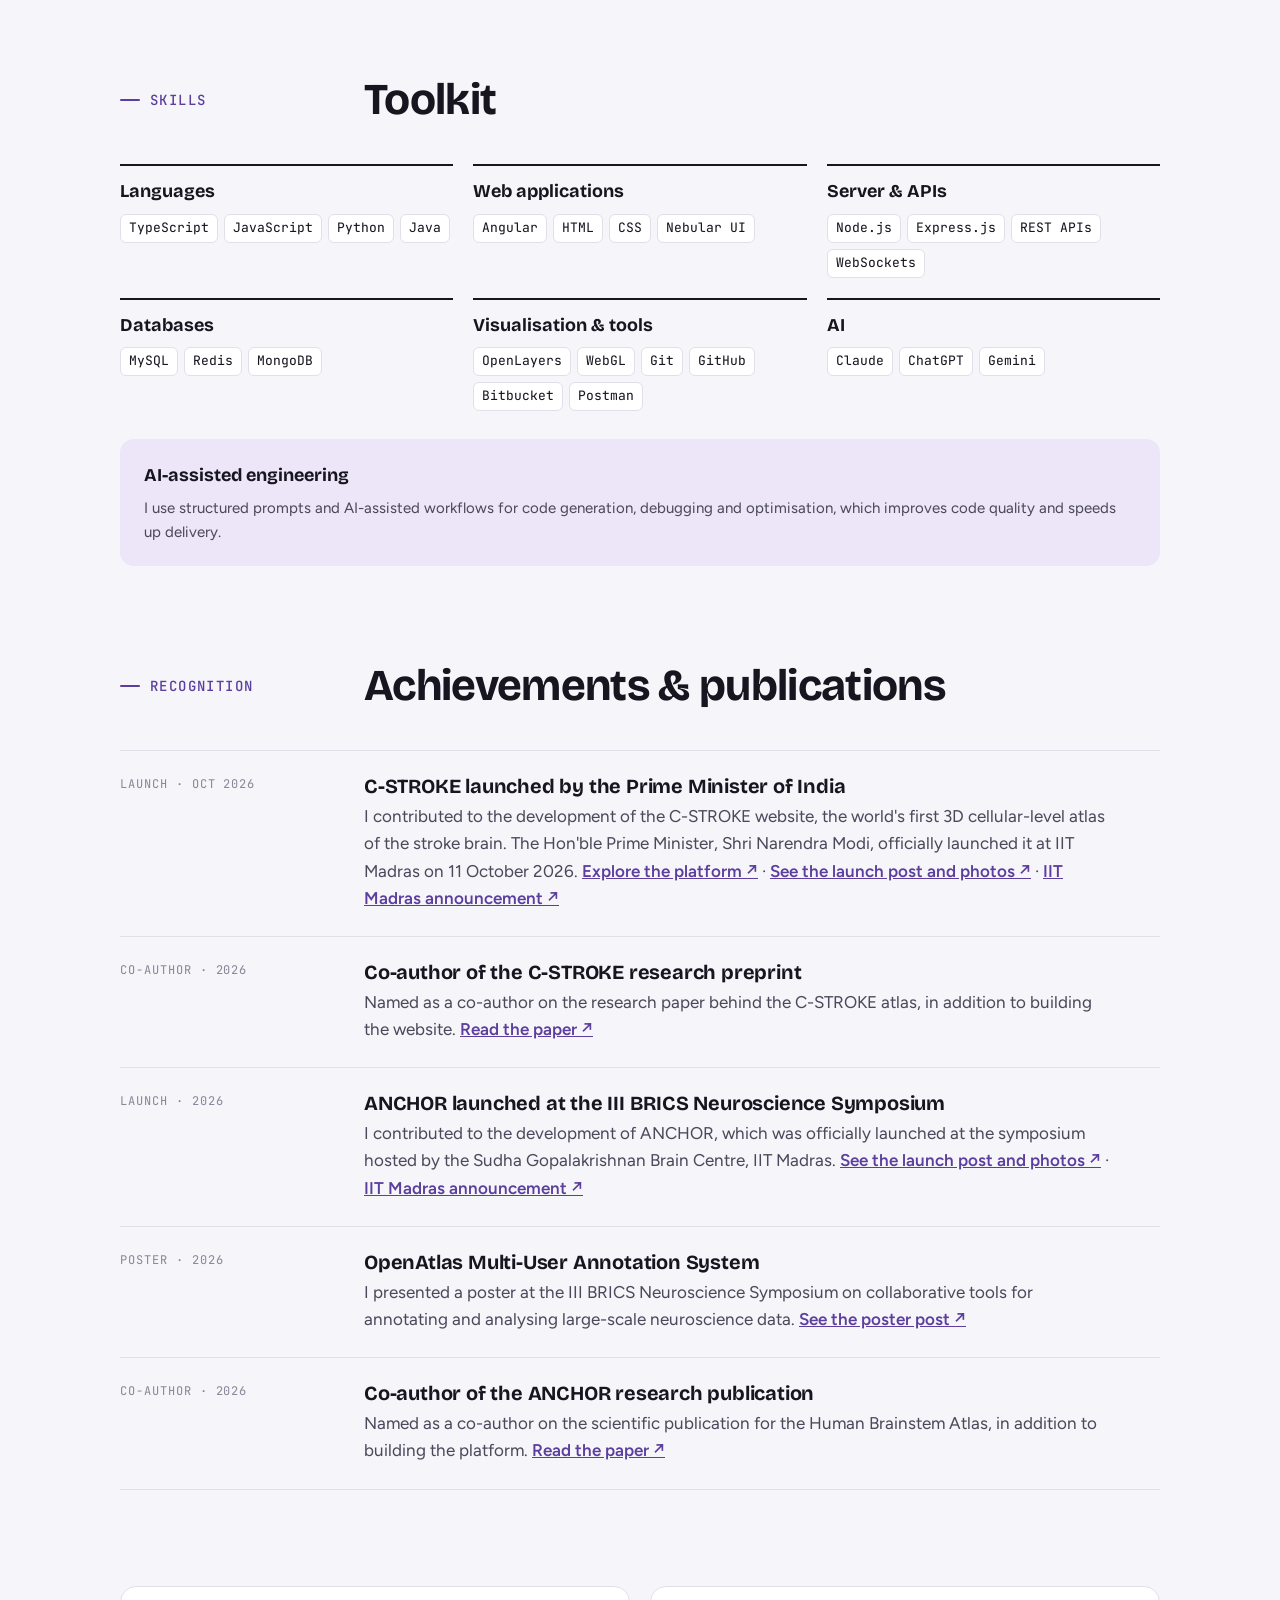
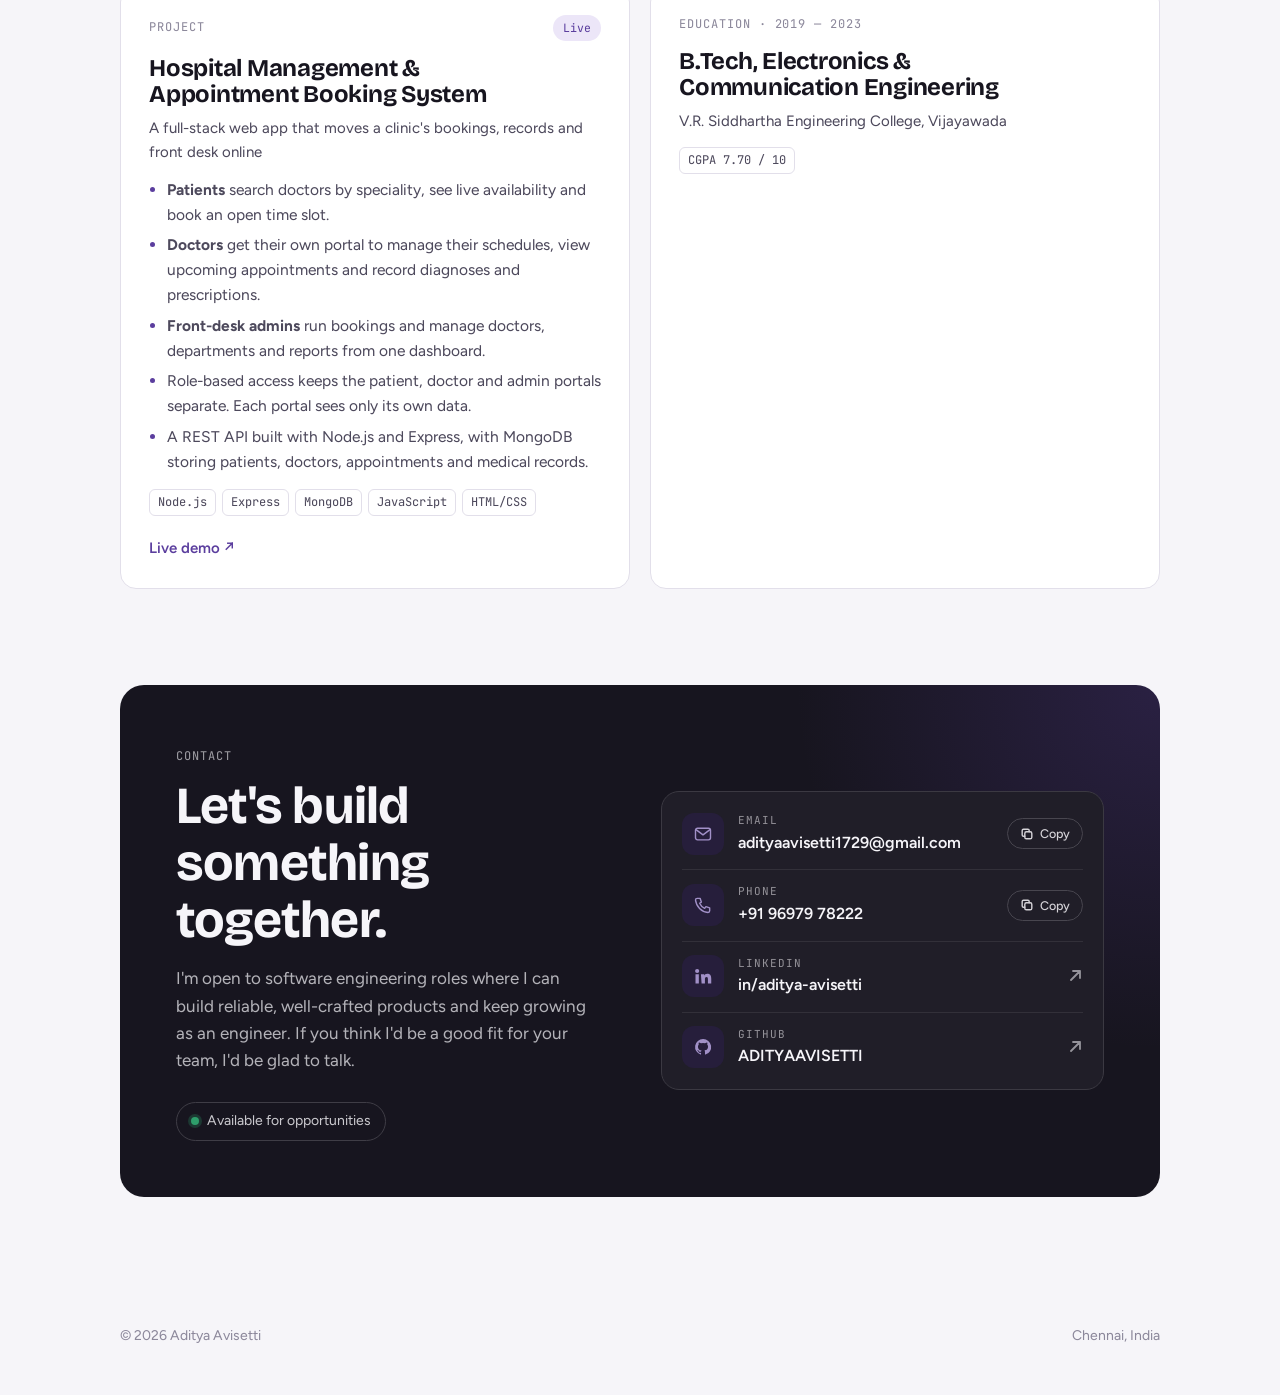
<file: portfolio.html>
<!DOCTYPE html>
<html lang="en">
<head>
  <meta charset="UTF-8">
  <meta name="viewport" content="width=device-width, initial-scale=1, viewport-fit=cover">
  <title>Aditya Avisetti</title>
  <meta name="description" content="Aditya Avisetti — Software Developer building interactive brain atlas platforms at IIT Madras.">

  <!-- Social previews -->
  <meta property="og:type" content="website">
  <meta property="og:title" content="Aditya Avisetti — Software Developer">
  <meta property="og:description" content="I build web tools that let scientists explore the human brain: public atlas platforms, real-time collaboration and AI assistants at IIT Madras.">
  <meta name="twitter:card" content="summary">

  <meta name="theme-color" content="#F6F5F9" media="(prefers-color-scheme: light)">
  <meta name="theme-color" content="#111016" media="(prefers-color-scheme: dark)">
  <link rel="icon" href="data:image/svg+xml,%3Csvg xmlns='http://www.w3.org/2000/svg' viewBox='0 0 32 32'%3E%3Crect width='32' height='32' rx='8' fill='%235B3E9E'/%3E%3Ctext x='16' y='23' font-family='Segoe UI,system-ui,sans-serif' font-size='20' font-weight='700' fill='%23fff' text-anchor='middle'%3EA%3C/text%3E%3C/svg%3E">

  <!-- Apply the saved theme before first paint to avoid a flash of the wrong colours -->
  <script>
    try {
      const savedTheme = localStorage.getItem('theme');
      if (savedTheme === 'light' || savedTheme === 'dark') {
        document.documentElement.setAttribute('data-theme', savedTheme);
      }
    } catch (err) {}
  </script>

  <link rel="preconnect" href="https://fonts.googleapis.com">
  <link rel="preconnect" href="https://fonts.gstatic.com" crossorigin>
  <link rel="stylesheet" href="https://fonts.googleapis.com/css2?family=Bricolage+Grotesque:opsz,wght@12..96,500;12..96,700;12..96,800&family=Figtree:wght@400..700&family=JetBrains+Mono:wght@400;500&display=swap">

  <link rel="stylesheet" href="css/style.css">
  <script src="js/main.js" defer></script>
</head>
<body>

  <!-- ===== Navbar ===== -->
  <nav class="navbar" aria-label="Primary">
    <div class="container">
      <a class="brand" href="#top" aria-label="Aditya Avisetti, back to top">
        <span class="brand-name">Aditya Avisetti</span>
        <span class="brand-role">Software Developer</span>
      </a>

      <ul class="nav-links" id="nav-links">
        <li><a href="#work">Work</a></li>
        <li><a href="#experience">Experience</a></li>
        <li><a href="#skills">Skills</a></li>
        <li><a href="#recognition">Recognition</a></li>
        <li class="mobile-only"><a href="#contact">Contact</a></li>
        <li class="mobile-only"><a href="resumes/Aditya_Resume.pdf" download>Download resume</a></li>
      </ul>

      <div class="nav-actions">
        <a class="nav-resume" href="resumes/Aditya_Resume.pdf" download>
          Resume
          <svg viewBox="0 0 16 16" fill="none" stroke="currentColor" stroke-width="1.8" stroke-linecap="round" stroke-linejoin="round"><path d="M8 2.5v8M4.5 7 8 10.5 11.5 7M3 13.5h10"/></svg>
        </a>

        <button class="icon-btn theme-toggle" id="theme-toggle" type="button" aria-label="Dark theme" aria-pressed="false">
          <svg class="icon-moon" viewBox="0 0 24 24" fill="none" stroke="currentColor" stroke-width="1.8" stroke-linecap="round" stroke-linejoin="round"><path d="M21 12.8A9 9 0 1 1 11.2 3a7 7 0 0 0 9.8 9.8z"/></svg>
          <svg class="icon-sun" viewBox="0 0 24 24" fill="none" stroke="currentColor" stroke-width="1.8" stroke-linecap="round"><circle cx="12" cy="12" r="4.2"/><path d="M12 2v2.2M12 19.8V22M4.2 4.2l1.6 1.6M18.2 18.2l1.6 1.6M2 12h2.2M19.8 12H22M4.2 19.8l1.6-1.6M18.2 5.8l1.6-1.6"/></svg>
        </button>

        <a class="btn btn-primary nav-cta" href="#contact">
          Get in touch
          <svg viewBox="0 0 16 16" fill="none" stroke="currentColor" stroke-width="1.8" stroke-linecap="round" stroke-linejoin="round"><path d="M3 8h10M9 4l4 4-4 4"/></svg>
        </a>

        <button class="icon-btn menu-toggle" id="menu-toggle" type="button" aria-label="Menu" aria-expanded="false" aria-controls="nav-links">
          <svg viewBox="0 0 24 24" fill="none" stroke="currentColor" stroke-width="1.8" stroke-linecap="round"><path d="M4 7h16M4 12h16M4 17h16"/></svg>
        </button>
      </div>
    </div>
  </nav>


  <!-- ===== Hero ===== -->
  <header class="hero" id="top">
    <div class="container hero-grid">
      <div>
        <div class="status reveal">
          <span class="status-dot"></span>
          Available for opportunities · Software Developer · IIT Madras
        </div>

        <h1 class="reveal delay-1">I build web tools that let scientists <em>explore the human brain.</em></h1>

        <p class="full-name reveal delay-2">SATYA TEJA ADITYA BHARG AVISETTI</p>

        <p class="intro reveal delay-2">
          Software developer with <strong>2+ years</strong> building complete web applications at the
          <strong>Sudha Gopalakrishnan Brain Centre, IIT Madras</strong>, from Angular and TypeScript interfaces
          to Django services, Redis-backed real-time sync and LLM integrations. I build high-resolution imaging
          viewers, multi-user collaboration systems and AI assistants for neuroscience research.
        </p>

        <div class="hero-actions reveal delay-3">
          <a class="btn btn-primary" href="#work">
            See my work
            <svg viewBox="0 0 16 16" fill="none" stroke="currentColor" stroke-width="1.8"><path d="M3 8h10M9 4l4 4-4 4"/></svg>
          </a>
          <a class="btn" href="https://linkedin.com/in/aditya-avisetti-073b13204/" target="_blank" rel="noopener">
            LinkedIn
            <svg viewBox="0 0 16 16" fill="none" stroke="currentColor" stroke-width="1.8"><path d="M6 3h7v7M13 3 4 12"/></svg>
          </a>
          <!--
          <a class="btn" href="https://github.com/ADITYAAVISETTI" target="_blank" rel="noopener">
            GitHub
            <svg viewBox="0 0 16 16" fill="none" stroke="currentColor" stroke-width="1.8"><path d="M6 3h7v7M13 3 4 12"/></svg>
          </a>
          -->
          <a class="btn" href="resumes/Aditya_Resume.pdf" download>
            Download Resume
            <svg viewBox="0 0 16 16" fill="none" stroke="currentColor" stroke-width="1.8"><path d="M8 2v9M4 7l4 4 4-4M3 14h10"/></svg>
          </a>
        </div>
      </div>

      <!-- Interactive brain-section illustration (drawn by js/main.js) -->
      <figure class="viewer reveal delay-2" aria-labelledby="viewer-caption">
        <div class="viewer-header">
          <span>atlas-viewer · section 0412</span>
          <div class="plane-switch" role="group" aria-label="Plane">
            <button type="button" data-plane="0" aria-pressed="false">AX</button>
            <button type="button" data-plane="1" aria-pressed="true">COR</button>
            <button type="button" data-plane="2" aria-pressed="false">SAG</button>
          </div>
        </div>

        <canvas id="atlas-canvas" width="560" height="460" tabindex="0" role="img"
                aria-label="Illustrated coronal brain section with labelled regions. Use the arrow keys to move the crosshair."
                aria-describedby="region-name"></canvas>

        <div class="viewer-footer">
          <span>x <b id="cursor-x">—</b> µm · y <b id="cursor-y">—</b> µm</span>
          <span id="region-name" aria-live="polite">Hover or tap the section</span>
        </div>

        <figcaption id="viewer-caption" class="sr-only">
          Interactive illustration of a brain atlas viewer. Switch between axial, coronal and sagittal planes,
          then hover, tap or use the arrow keys to identify regions.
        </figcaption>
      </figure>
    </div>
  </header>


  <!-- ===== Quick facts ===== -->
  <div class="container">
    <div class="facts">
      <div class="fact"><strong>2+ yrs</strong><span>Professional experience</span></div>
      <div class="fact"><strong>3</strong><span>Public atlas platforms shipped</span></div>
      <div class="fact"><strong>7</strong><span>Research products built</span></div>
      <div class="fact"><strong>C-STROKE</strong><span>Launched by the Prime Minister of India</span></div>
    </div>
  </div>


  <main>

    <!-- ===== Selected work ===== -->
    <section class="section" id="work">
      <div class="container">
        <div class="section-head">
          <span class="label">Selected work</span>
          <h2>Three public brain atlases, live on the web</h2>
          <p>All three platforms are live. They let anyone explore high-resolution human brain imaging in the browser.</p>
        </div>

        <div class="two-col">
          <article class="card card-featured">
            <div class="card-top">
              <span class="label">Stroke Brain Atlas</span>
              <span class="pill">Live · Oct 2026</span>
            </div>
            <h3>C-STROKE</h3>
            <p class="card-subtitle">The world's first 3D cellular-level atlas of the stroke brain</p>
            <ul>
              <li>Web platform for the cellular-level 3D stroke brain atlas built at the Sudha Gopalakrishnan Brain Centre, IIT Madras.</li>
              <li>Brings scientific data and interactive visualisation together so researchers can explore brain images and anatomical structures.</li>
              <li>Helps researchers study how stroke changes the human brain.</li>
              <li>Launched by the Hon'ble Prime Minister of India, Shri Narendra Modi, at IIT Madras on 11 October 2026. Co-author of the research preprint.</li>
            </ul>
            <div class="tags">
              <span class="tag">3D atlas</span>
              <span class="tag">Cellular-level</span>
              <span class="tag">Interactive visualisation</span>
            </div>
            <div class="links">
              <a href="https://c-stroke.humanbrain.in/" target="_blank" rel="noopener">Visit c-stroke.humanbrain.in ↗</a>
              <a href="https://c-stroke.humanbrain.in/assets/preprint.pdf" target="_blank" rel="noopener">Research preprint ↗</a>
              <a href="https://www.linkedin.com/feed/update/urn:li:activity:7517411889220419584/" target="_blank" rel="noopener">Launch photos ↗</a>
              <a href="https://www.linkedin.com/posts/iitmadras-sudhagopalakrishnanbraincentre-share-7516109529886121985-ExnC/" target="_blank" rel="noopener">IIT Madras announcement ↗</a>
            </div>
          </article>

          <article class="card">
            <div class="card-top">
              <span class="label">Human Brainstem Atlas</span>
              <span class="pill">Live · 2026</span>
            </div>
            <h3>ANCHOR</h3>
            <p class="card-subtitle">Atlas of Neurochemical Characterization of the Human Brainstem with 3D Reconstruction</p>
            <ul>
              <li>Interactive platform for exploring multimodal brainstem datasets through one unified interface.</li>
              <li>Visualisation and navigation of high-resolution MRI, block-face imaging, histology and immunohistochemistry.</li>
              <li>Tools for anatomical annotations, neurochemical maps and synchronised multimodal views.</li>
              <li>Launched at the III BRICS Neuroscience Symposium 2026. Co-author of the scientific publication.</li>
            </ul>
            <div class="tags">
              <span class="tag">OpenLayers</span>
              <span class="tag">MRI · BFI · IHC</span>
            </div>
            <div class="links">
              <a href="https://anchor.humanbrain.in/" target="_blank" rel="noopener">Visit anchor.humanbrain.in ↗</a>
              <a href="https://doi.org/10.64898/2026.06.03.727794" target="_blank" rel="noopener">Publication ↗</a>
              <a href="https://www.linkedin.com/feed/update/urn:li:activity:7470077985786884096/" target="_blank" rel="noopener">Launch photos ↗</a>
              <a href="https://www.linkedin.com/feed/update/urn:li:activity:7471223442244034562/" target="_blank" rel="noopener">IIT Madras announcement ↗</a>
            </div>
          </article>

          <article class="card">
            <div class="card-top">
              <span class="label">Developing Human Brain</span>
              <span class="pill">Live</span>
            </div>
            <h3>DHARANI</h3>
            <p class="card-subtitle">3D developing human brain atlas, 14–24 gestational weeks</p>
            <ul>
              <li>Interactive 3D atlas of developing human brain histology, integrated with postmortem MRI.</li>
              <li>WebGL-powered multi-planar views across axial, coronal and sagittal sections.</li>
              <li>Public portal for exploring developing-brain MRI and histology datasets.</li>
            </ul>
            <div class="tags">
              <span class="tag">Angular</span>
              <span class="tag">WebGL</span>
              <span class="tag">Multi-planar</span>
              <span class="tag">GW 14–24</span>
            </div>
            <div class="links">
              <a href="https://brainportal.humanbrain.in/publicview/index.html" target="_blank" rel="noopener">Visit the portal ↗</a>
            </div>
          </article>
        </div>
      </div>
    </section>


    <!-- ===== Experience ===== -->
    <section class="section" id="experience">
      <div class="container">
        <div class="section-head">
          <span class="label">Experience</span>
          <h2>Where I work</h2>
        </div>

        <div class="role">
          <div>
            <div class="role-dates">Mar 2024 — Present</div>
            <div class="role-location">Chennai, Tamil Nadu</div>
          </div>

          <div>
            <h3>Junior Software Developer</h3>
            <div class="role-org">Sudha Gopalakrishnan Brain Centre, IIT Madras</div>

            <div class="modules">
              <div class="module">
                <h4>Multi-User Annotation Platform</h4>
                <p>Real-time collaboration in the Atlas Editor, from the WebSocket server to the UI. Redis-backed sync of cursors, drawing, region edits, styles and in-room chat. Presence tracking, join requests, save permissions and session ownership.</p>
                <div class="tags">
                  <span class="tag">WebSockets</span>
                  <span class="tag">Redis</span>
                  <span class="tag">TypeScript</span>
                  <span class="tag">Angular</span>
                  <span class="tag">Django</span>
                </div>
                <div class="links">
                  <a href="https://openatlas.humanbrain.in/" target="_blank" rel="noopener">Visit openatlas.humanbrain.in ↗</a>
                </div>
              </div>

              <div class="module">
                <h4>Agentic AI Chatbot</h4>
                <p>An AI assistant that controls the Atlas Editor through natural language. Command handlers turn chat requests into viewer actions, with context from the map viewer.</p>
                <div class="tags">
                  <span class="tag">LLM API</span>
                  <span class="tag">Angular</span>
                </div>
              </div>

              <div class="module">
                <h4>High-Resolution &amp; Atlas Editor</h4>
                <p>Geospatial-style rendering of gigapixel sections with OpenLayers. Auto-save, keyboard shortcuts and UX improvements, plus an ML-powered API for intelligent automation.</p>
                <div class="tags">
                  <span class="tag">OpenLayers</span>
                  <span class="tag">ML API</span>
                  <span class="tag">Angular</span>
                </div>
              </div>

              <div class="module">
                <h4>Dashboard &amp; Neuro Voyager</h4>
                <p>Responsive dashboards with live data, and an LLM integration for contextual conversation and data queries.</p>
                <div class="tags">
                  <span class="tag">Nebular UI</span>
                  <span class="tag">LLM API</span>
                  <span class="tag">Angular</span>
                </div>
              </div>
            </div>
          </div>
        </div>
      </div>
    </section>


    <!-- ===== Skills ===== -->
    <section class="section" id="skills">
      <div class="container">
        <div class="section-head">
          <span class="label">Skills</span>
          <h2>Toolkit</h2>
        </div>

        <div class="skills">
          <div class="skill-group">
            <h3>Languages</h3>
            <div class="tags">
              <span class="tag">TypeScript</span>
              <span class="tag">JavaScript</span>
              <span class="tag">Python</span>
              <span class="tag">Java</span>
            </div>
          </div>

          <div class="skill-group">
            <h3>Web applications</h3>
            <div class="tags">
              <span class="tag">Angular</span>
              <span class="tag">HTML</span>
              <span class="tag">CSS</span>
              <span class="tag">Nebular UI</span>
            </div>
          </div>

          <div class="skill-group">
            <h3>Server &amp; APIs</h3>
            <div class="tags">
              <span class="tag">Node.js</span>
              <span class="tag">Express.js</span>
              <!-- <span class="tag">Django</span> -->
              <span class="tag">REST APIs</span>
              <span class="tag">WebSockets</span>
            </div>
          </div>

          <div class="skill-group">
            <h3>Databases</h3>
            <div class="tags">
              <span class="tag">MySQL</span>
              <span class="tag">Redis</span>
              <span class="tag">MongoDB</span>
            </div>
          </div>

          <div class="skill-group">
            <h3>Visualisation &amp; tools</h3>
            <div class="tags">
              <span class="tag">OpenLayers</span>
              <span class="tag">WebGL</span>
              <span class="tag">Git</span>
              <span class="tag">GitHub</span>
              <span class="tag">Bitbucket</span>
              <span class="tag">Postman</span>
            </div>
          </div>

          <div class="skill-group">
            <h3>AI</h3>
            <div class="tags">
              <span class="tag">Claude</span>
              <span class="tag">ChatGPT</span>
              <span class="tag">Gemini</span>
            </div>
          </div>
        </div>

        <div class="ai-notes">
          <!--
          <div class="ai-note">
            <h4>Generative AI in the product</h4>
            <p>I integrate LLM APIs into production apps, including an agentic assistant that drives a scientific viewer and conversational data queries on live dashboards.</p>
          </div>
          -->
          <div class="ai-note">
            <h4>AI-assisted engineering</h4>
            <p>I use structured prompts and AI-assisted workflows for code generation, debugging and optimisation, which improves code quality and speeds up delivery.</p>
          </div>
        </div>
      </div>
    </section>


    <!-- ===== Recognition ===== -->
    <section class="section" id="recognition">
      <div class="container">
        <div class="section-head">
          <span class="label">Recognition</span>
          <h2>Achievements &amp; publications</h2>
        </div>

        <div class="achievements">
          <div class="achievement">
            <span class="label">Launch · Oct 2026</span>
            <div>
              <h3>C-STROKE launched by the Prime Minister of India</h3>
              <p>
                I contributed to the development of the C-STROKE website, the world's first 3D cellular-level atlas of the stroke brain.
                The Hon'ble Prime Minister, Shri Narendra Modi, officially launched it at IIT Madras on 11 October 2026.
                <a href="https://c-stroke.humanbrain.in/" target="_blank" rel="noopener">Explore the platform ↗</a>
                · <a href="https://www.linkedin.com/feed/update/urn:li:activity:7517411889220419584/" target="_blank" rel="noopener">See the launch post and photos ↗</a>
                · <a href="https://www.linkedin.com/posts/iitmadras-sudhagopalakrishnanbraincentre-share-7516109529886121985-ExnC/" target="_blank" rel="noopener">IIT Madras announcement ↗</a>
              </p>
            </div>
          </div>

          <div class="achievement">
            <span class="label">Co-author · 2026</span>
            <div>
              <h3>Co-author of the C-STROKE research preprint</h3>
              <p>
                Named as a co-author on the research paper behind the C-STROKE atlas, in addition to building the website.
                <a href="https://c-stroke.humanbrain.in/assets/preprint.pdf" target="_blank" rel="noopener">Read the paper ↗</a>
              </p>
            </div>
          </div>

          <div class="achievement">
            <span class="label">Launch · 2026</span>
            <div>
              <h3>ANCHOR launched at the III BRICS Neuroscience Symposium</h3>
              <p>
                I contributed to the development of ANCHOR, which was officially launched at the symposium hosted by
                the Sudha Gopalakrishnan Brain Centre, IIT Madras.
                <a href="https://www.linkedin.com/feed/update/urn:li:activity:7470077985786884096/" target="_blank" rel="noopener">See the launch post and photos ↗</a>
                · <a href="https://www.linkedin.com/feed/update/urn:li:activity:7471223442244034562/" target="_blank" rel="noopener">IIT Madras announcement ↗</a>
              </p>
            </div>
          </div>

          <div class="achievement">
            <span class="label">Poster · 2026</span>
            <div>
              <h3>OpenAtlas Multi-User Annotation System</h3>
              <p>
                I presented a poster at the III BRICS Neuroscience Symposium on collaborative tools for annotating and analysing large-scale neuroscience data.
                <a href="https://lnkd.in/p/gSA3Tf2P" target="_blank" rel="noopener">See the poster post ↗</a>
              </p>
            </div>
          </div>

          <div class="achievement">
            <span class="label">Co-author · 2026</span>
            <div>
              <h3>Co-author of the ANCHOR research publication</h3>
              <p>
                Named as a co-author on the scientific publication for the Human Brainstem Atlas, in addition to building the platform.
                <a href="https://doi.org/10.64898/2026.06.03.727794" target="_blank" rel="noopener">Read the paper ↗</a>
              </p>
            </div>
          </div>
        </div>
      </div>
    </section>


    <!-- ===== Side project & education ===== -->
    <section class="section" id="more" aria-labelledby="more-heading">
      <h2 id="more-heading" class="sr-only">Side project and education</h2>
      <div class="container two-col">
        <article class="card">
          <div class="card-top">
            <span class="label">Project</span>
            <span class="pill">Live</span>
          </div>
          <h3 class="small">Hospital Management &amp; Appointment Booking System</h3>
          <p class="card-subtitle">A full-stack web app that moves a clinic's bookings, records and front desk online</p>
          <ul>
            <li><strong>Patients</strong> search doctors by speciality, see live availability and book an open time slot.</li>
            <li><strong>Doctors</strong> get their own portal to manage their schedules, view upcoming appointments and record diagnoses and prescriptions.</li>
            <li><strong>Front-desk admins</strong> run bookings and manage doctors, departments and reports from one dashboard.</li>
            <li>Role-based access keeps the patient, doctor and admin portals separate. Each portal sees only its own data.</li>
            <li>A REST API built with Node.js and Express, with MongoDB storing patients, doctors, appointments and medical records.</li>
          </ul>
          <div class="tags">
            <span class="tag">Node.js</span>
            <span class="tag">Express</span>
            <span class="tag">MongoDB</span>
            <span class="tag">JavaScript</span>
            <span class="tag">HTML/CSS</span>
          </div>
          <div class="links">
            <a href="https://hospital-management-8yoc.onrender.com" target="_blank" rel="noopener">Live demo ↗</a>
          </div>
        </article>

        <article class="card">
          <span class="label">Education · 2019 — 2023</span>
          <h3 class="small">B.Tech, Electronics &amp; Communication Engineering</h3>
          <p class="card-subtitle">V.R. Siddhartha Engineering College, Vijayawada</p>
          <div class="tags">
            <span class="tag">CGPA 7.70 / 10</span>
          </div>
        </article>
      </div>
    </section>


    <!-- ===== Contact ===== -->
    <section class="section" id="contact">
      <div class="container">
        <div class="contact">
          <div class="contact-intro">
            <span class="label">Contact</span>
            <h2>Let's build something together.</h2>
            <p>I'm open to software engineering roles where I can build reliable, well-crafted products and keep growing as an engineer. If you think I'd be a good fit for your team, I'd be glad to talk.</p>

            <div class="contact-meta">
              <span><span class="status-dot"></span> Available for opportunities</span>
            </div>
          </div>

          <!-- Email and phone are stored reversed and filled in by main.js to keep them away from scrapers -->
          <ul class="contact-list">
            <li class="contact-row">
              <span class="contact-icon">
                <svg viewBox="0 0 24 24" fill="none" stroke="currentColor" stroke-width="1.7" stroke-linecap="round" stroke-linejoin="round"><rect x="3" y="5" width="18" height="14" rx="2.5"/><path d="m4 7 8 6 8-6"/></svg>
              </span>
              <div class="contact-text">
                <span class="contact-key">Email</span>
                <a class="contact-value" id="email" data-user="9271ittesivaaytida" data-domain="moc.liamg"
                   aria-haspopup="true" aria-expanded="false" aria-controls="mail-menu">adityaavisetti1729 [at] gmail [dot] com</a>
              </div>
              <button class="copy-btn" type="button" data-copy="email" aria-label="Copy email address">
                <svg viewBox="0 0 16 16" fill="none" stroke="currentColor" stroke-width="1.6" stroke-linecap="round" stroke-linejoin="round"><rect x="5.5" y="5.5" width="8" height="8" rx="1.8"/><path d="M10.5 5.5V4a1.5 1.5 0 0 0-1.5-1.5H4A1.5 1.5 0 0 0 2.5 4v5A1.5 1.5 0 0 0 4 10.5h1.5"/></svg>
                <span class="copy-label">Copy</span>
              </button>

              <div class="mail-menu" id="mail-menu" hidden>
                <p>Write with</p>
                <a id="mail-gmail" target="_blank" rel="noopener">Gmail <span>↗</span></a>
                <a id="mail-outlook" target="_blank" rel="noopener">Outlook <span>↗</span></a>
                <a id="mail-yahoo" target="_blank" rel="noopener">Yahoo Mail <span>↗</span></a>
                <a id="mail-default">Default mail app <span>✉</span></a>
              </div>
            </li>

            <li class="contact-row">
              <span class="contact-icon">
                <svg viewBox="0 0 24 24" fill="none" stroke="currentColor" stroke-width="1.7" stroke-linecap="round" stroke-linejoin="round"><path d="M5 4h3.5l1.5 4.5-2 1.5a11 11 0 0 0 6 6l1.5-2 4.5 1.5V19a2 2 0 0 1-2 2A17 17 0 0 1 3 6a2 2 0 0 1 2-2z"/></svg>
              </span>
              <div class="contact-text">
                <span class="contact-key">Phone</span>
                <a class="contact-value" id="phone" data-number="22287 97969 19+">Enable JavaScript to show</a>
              </div>
              <button class="copy-btn" type="button" data-copy="phone" aria-label="Copy phone number">
                <svg viewBox="0 0 16 16" fill="none" stroke="currentColor" stroke-width="1.6" stroke-linecap="round" stroke-linejoin="round"><rect x="5.5" y="5.5" width="8" height="8" rx="1.8"/><path d="M10.5 5.5V4a1.5 1.5 0 0 0-1.5-1.5H4A1.5 1.5 0 0 0 2.5 4v5A1.5 1.5 0 0 0 4 10.5h1.5"/></svg>
                <span class="copy-label">Copy</span>
              </button>
            </li>

            <li class="contact-row is-link">
              <span class="contact-icon">
                <svg viewBox="0 0 24 24" fill="currentColor"><path d="M4.98 3.5a2.5 2.5 0 1 1 0 5 2.5 2.5 0 0 1 0-5zM3 9.75h4V21H3zM9.5 9.75h3.8v1.6h.06c.53-1 1.83-2.05 3.77-2.05 4.03 0 4.77 2.6 4.77 6V21h-4v-5c0-1.2-.02-2.73-1.66-2.73-1.67 0-1.93 1.3-1.93 2.64V21h-4z"/></svg>
              </span>
              <div class="contact-text">
                <span class="contact-key">LinkedIn</span>
                <a class="contact-value" href="https://linkedin.com/in/aditya-avisetti-073b13204/" target="_blank" rel="noopener">in/aditya-avisetti</a>
              </div>
              <svg class="contact-arrow" viewBox="0 0 16 16" fill="none" stroke="currentColor" stroke-width="1.8" stroke-linecap="round" stroke-linejoin="round"><path d="M6 3h7v7M13 3 4 12"/></svg>
            </li>

            <li class="contact-row is-link">
              <span class="contact-icon">
                <svg viewBox="0 0 24 24" fill="currentColor"><path d="M12 2.5a9.5 9.5 0 0 0-3 18.52c.47.09.65-.2.65-.46v-1.6c-2.64.57-3.2-1.27-3.2-1.27-.43-1.1-1.05-1.39-1.05-1.39-.86-.59.07-.58.07-.58.95.07 1.45.98 1.45.98.85 1.45 2.22 1.03 2.76.79.09-.61.33-1.03.6-1.27-2.1-.24-4.32-1.05-4.32-4.69 0-1.03.37-1.88.98-2.54-.1-.24-.42-1.2.09-2.5 0 0 .8-.26 2.61.97a9.05 9.05 0 0 1 4.75 0c1.81-1.23 2.61-.97 2.61-.97.51 1.3.19 2.26.09 2.5.61.66.98 1.51.98 2.54 0 3.65-2.22 4.45-4.34 4.68.34.3.65.88.65 1.78v2.64c0 .26.17.56.66.46A9.5 9.5 0 0 0 12 2.5z"/></svg>
              </span>
              <div class="contact-text">
                <span class="contact-key">GitHub</span>
                <a class="contact-value" href="https://github.com/ADITYAAVISETTI" target="_blank" rel="noopener">ADITYAAVISETTI</a>
              </div>
              <svg class="contact-arrow" viewBox="0 0 16 16" fill="none" stroke="currentColor" stroke-width="1.8" stroke-linecap="round" stroke-linejoin="round"><path d="M6 3h7v7M13 3 4 12"/></svg>
            </li>
          </ul>
        </div>
      </div>
    </section>

  </main>


  <!-- ===== Footer ===== -->
  <div class="container">
    <footer class="footer">
      <span>© <span id="year">2026</span> Aditya Avisetti</span>
      <span>Chennai, India</span>
    </footer>
  </div>

</body>
</html>
</file>
<file: css/style.css>
/* ==========================================================================
   Aditya Avisetti — portfolio styles
   ========================================================================== */

/* ---------- Theme tokens ---------- */

:root {
  --bg: #f6f5f9;
  --surface: #ffffff;
  --ink: #17151f;
  --muted: #4d495c;
  --faint: #8c889b;
  --line: #e2dfea;
  --accent: #5b3e9e;
  --accent-soft: #ece6f8;
  --accent-ink: #ffffff;

  /* colours used by the atlas viewer canvas */
  --stain: #6b4fb8;
  --tissue: #efeaf7;
  --tissue-2: #e3daf3;

  --font-display: "Bricolage Grotesque", "Segoe UI", system-ui, sans-serif;
  --font-body: "Figtree", "Segoe UI", system-ui, sans-serif;
  --font-mono: "JetBrains Mono", ui-monospace, Consolas, monospace;

  --max-width: 1120px;
  --gutter: clamp(16px, 4vw, 40px);
  --nav-height: 64px;
}

/* Dark palette: follows the OS unless the user picked light with the toggle */
@media (prefers-color-scheme: dark) {
  :root:not([data-theme="light"]) {
    color-scheme: dark;
    --bg: #111016;
    --surface: #1a1822;
    --ink: #eceaf2;
    --muted: #b6b1c4;
    --faint: #7c778c;
    --line: #2c2937;
    --accent: #a993e6;
    --accent-soft: #2a2340;
    --accent-ink: #141119;
    --stain: #9c85e0;
    --tissue: #1e1a2b;
    --tissue-2: #282238;
  }
}

:root[data-theme="dark"] {
  color-scheme: dark;
  --bg: #111016;
  --surface: #1a1822;
  --ink: #eceaf2;
  --muted: #b6b1c4;
  --faint: #7c778c;
  --line: #2c2937;
  --accent: #a993e6;
  --accent-soft: #2a2340;
  --accent-ink: #141119;
  --stain: #9c85e0;
  --tissue: #1e1a2b;
  --tissue-2: #282238;
}


/* ---------- Base ---------- */

*,
*::before,
*::after {
  box-sizing: border-box;
}

html {
  scroll-behavior: smooth;
}

body {
  margin: 0;
  background: var(--bg);
  color: var(--ink);
  font-family: var(--font-body);
  font-size: 17px;
  font-weight: 420;
  line-height: 1.6;
  -webkit-font-smoothing: antialiased;
  text-rendering: optimizeLegibility;
}

a {
  color: inherit;
}

a:focus-visible,
button:focus-visible {
  outline: 2px solid var(--accent);
  outline-offset: 3px;
  border-radius: 4px;
}

h1,
h2,
h3 {
  margin: 0;
  font-family: var(--font-display);
  line-height: 1.1;
  text-wrap: balance;
}

section[id] {
  scroll-margin-top: calc(var(--nav-height) + 16px);
}

.container {
  max-width: var(--max-width);
  margin: 0 auto;
  padding-inline: var(--gutter);
}

.label {
  font-family: var(--font-mono);
  font-size: 12px;
  letter-spacing: 0.08em;
  text-transform: uppercase;
  color: var(--faint);
}

.sr-only {
  position: absolute;
  width: 1px;
  height: 1px;
  padding: 0;
  margin: -1px;
  overflow: hidden;
  clip: rect(0, 0, 0, 0);
  white-space: nowrap;
  border: 0;
}


/* ---------- Buttons ---------- */

.btn {
  display: inline-flex;
  align-items: center;
  gap: 8px;
  padding: 11px 18px;
  border: 1px solid var(--line);
  border-radius: 999px;
  background: var(--surface);
  color: var(--ink);
  font-family: var(--font-body);
  font-size: 15px;
  font-weight: 600;
  text-decoration: none;
  cursor: pointer;
  white-space: nowrap;
  transition: border-color 0.15s, transform 0.15s;
}

.btn:hover {
  border-color: var(--accent);
  transform: translateY(-1px);
}

.btn svg {
  width: 16px;
  height: 16px;
}

.btn-primary {
  background: var(--accent);
  border-color: var(--accent);
  color: var(--accent-ink);
}

.icon-btn {
  display: grid;
  place-items: center;
  width: 36px;
  height: 36px;
  padding: 0;
  border: 1px solid var(--line);
  border-radius: 50%;
  background: var(--surface);
  color: var(--ink);
  cursor: pointer;
  transition: border-color 0.15s;
}

.icon-btn:hover {
  border-color: var(--accent);
}

.icon-btn svg {
  width: 18px;
  height: 18px;
}


/* ---------- Navbar ---------- */

.navbar {
  position: sticky;
  top: env(safe-area-inset-top, 0px);
  z-index: 10;
  background: color-mix(in srgb, var(--surface) 88%, transparent);
  backdrop-filter: saturate(1.4) blur(12px);
  -webkit-backdrop-filter: saturate(1.4) blur(12px);
  border-bottom: 1px solid var(--line);
  transition: box-shadow 0.2s;
}

.navbar.is-scrolled {
  box-shadow: 0 8px 24px -18px color-mix(in srgb, var(--ink) 45%, transparent);
}

.navbar .container {
  display: grid;
  grid-template-columns: 1fr auto 1fr;
  align-items: center;
  gap: 16px;
  height: var(--nav-height);
}

.brand {
  display: flex;
  flex-direction: column;
  justify-self: start;
  min-width: 0;
  line-height: 1.15;
  text-decoration: none;
}

.brand-name {
  font-family: var(--font-display);
  font-size: 15.5px;
  font-weight: 700;
  letter-spacing: -0.01em;
  white-space: nowrap;
}

.brand-role {
  margin-top: 2px;
  font-family: var(--font-mono);
  font-size: 11px;
  font-weight: 500;
  letter-spacing: 0.06em;
  text-transform: uppercase;
  color: var(--faint);
  white-space: nowrap;
}

.nav-links {
  display: flex;
  align-self: stretch;
  gap: 4px;
  margin: 0;
  padding: 0;
  list-style: none;
  font-size: 14.5px;
}

.nav-links a {
  position: relative;
  display: flex;
  align-items: center;
  height: 100%;
  padding: 0 14px;
  color: var(--muted);
  font-weight: 500;
  text-decoration: none;
  transition: color 0.15s;
}

.nav-links a:hover,
.nav-links a[aria-current="true"] {
  color: var(--ink);
}

/* underline that sits on the navbar's bottom border */
.nav-links a::after {
  content: "";
  position: absolute;
  left: 14px;
  right: 14px;
  bottom: -1px;
  height: 2px;
  border-radius: 2px 2px 0 0;
  background: var(--accent);
  transform: scaleX(0);
  transition: transform 0.2s;
}

.nav-links a[aria-current="true"]::after {
  transform: scaleX(1);
}

.nav-links .mobile-only {
  display: none;
}

.nav-actions {
  grid-column: 3;
  justify-self: end;
  display: flex;
  align-items: center;
  gap: 8px;
}

.nav-resume {
  display: inline-flex;
  align-items: center;
  gap: 6px;
  height: 36px;
  padding: 0 14px;
  border: 1px solid var(--line);
  border-radius: 999px;
  background: var(--surface);
  color: var(--ink);
  font-size: 14px;
  font-weight: 600;
  text-decoration: none;
  transition: border-color 0.15s;
}

.nav-resume:hover {
  border-color: var(--accent);
}

.nav-resume svg {
  width: 15px;
  height: 15px;
}

.nav-cta {
  height: 36px;
  padding: 0 16px;
  gap: 6px;
  font-size: 14px;
}

.nav-cta svg {
  width: 14px;
  height: 14px;
  transition: transform 0.15s;
}

.nav-cta:hover svg {
  transform: translateX(2px);
}

/* theme toggle shows the moon in light mode and the sun in dark mode */
.theme-toggle svg {
  width: 17px;
  height: 17px;
}

.theme-toggle .icon-sun {
  display: none;
}

:root[data-theme="dark"] .theme-toggle .icon-sun {
  display: block;
}

:root[data-theme="dark"] .theme-toggle .icon-moon {
  display: none;
}

@media (prefers-color-scheme: dark) {
  :root:not([data-theme="light"]) .theme-toggle .icon-sun {
    display: block;
  }

  :root:not([data-theme="light"]) .theme-toggle .icon-moon {
    display: none;
  }
}

.menu-toggle {
  display: none;
}

@media (max-width: 1000px) {
  .nav-resume,
  .brand-role {
    display: none;
  }
}

@media (max-width: 720px) {
  .menu-toggle {
    display: grid;
  }

  /* links become a dropdown under the bar */
  .nav-links {
    display: none;
    position: absolute;
    top: 100%;
    left: 0;
    right: 0;
    flex-direction: column;
    align-self: auto;
    gap: 2px;
    padding: 10px calc(var(--gutter) - 14px) 16px;
    background: var(--surface);
    border-bottom: 1px solid var(--line);
  }

  .navbar.is-open .nav-links {
    display: flex;
  }

  .nav-links a {
    height: auto;
    padding: 11px 14px;
    border-radius: 10px;
    font-size: 16px;
  }

  .nav-links a[aria-current="true"] {
    background: var(--accent-soft);
    color: var(--accent);
  }

  .nav-links a::after {
    display: none;
  }

  .nav-links .mobile-only {
    display: list-item;
  }
}

@media (max-width: 480px) {
  .nav-cta {
    display: none;
  }

  .brand-name {
    font-size: 15px;
  }
}


/* ---------- Hero ---------- */

.hero {
  padding-block: clamp(24px, 3vw, 36px) clamp(40px, 6vw, 72px);
}

.hero-grid {
  display: grid;
  grid-template-columns: 1.1fr 0.9fr;
  gap: clamp(32px, 5vw, 64px);
  align-items: center;
}

.status {
  display: inline-flex;
  align-items: center;
  gap: 8px;
  padding: 6px 12px;
  border: 1px solid var(--line);
  border-radius: 999px;
  background: var(--surface);
  color: var(--muted);
  font-family: var(--font-mono);
  font-size: 12.5px;
}

.status-dot {
  width: 8px;
  height: 8px;
  border-radius: 50%;
  background: #2e9e6b;
  box-shadow: 0 0 0 3px color-mix(in srgb, #2e9e6b 25%, transparent);
}

.hero h1 {
  margin-top: 22px;
  font-size: clamp(40px, 6.2vw, 72px);
  font-weight: 700;
  letter-spacing: -0.015em;
  line-height: 1.08;
  color: color-mix(in srgb, var(--ink) 88%, var(--bg));
}

.hero h1 em {
  font-style: normal;
  color: var(--accent);
}

.full-name {
  margin-top: 16px;
  font-family: var(--font-mono);
  font-size: 13.5px;
  font-weight: 500;
  letter-spacing: 0.06em;
  color: var(--muted);
}

.intro {
  max-width: 36em;
  margin: 22px 0 0;
  font-size: clamp(17px, 1.6vw, 19px);
  font-weight: 450;
  line-height: 1.65;
  color: color-mix(in srgb, var(--ink) 80%, var(--bg));
}

.intro strong {
  color: var(--ink);
  font-weight: 650;
}

.hero-actions {
  display: flex;
  flex-wrap: wrap;
  gap: 12px;
  margin-top: 30px;
}

@media (max-width: 880px) {
  .hero-grid {
    grid-template-columns: 1fr;
  }
}


/* ---------- Atlas viewer (hero illustration) ---------- */

.viewer {
  max-width: 100%;
  margin: 0;
  overflow: hidden;
  border: 1px solid var(--line);
  border-radius: 14px;
  background: var(--surface);
}

.viewer-header,
.viewer-footer {
  display: flex;
  align-items: center;
  justify-content: space-between;
  gap: 12px;
  font-family: var(--font-mono);
  font-size: 11.5px;
  color: var(--faint);
}

.viewer-header {
  padding: 10px 14px;
  border-bottom: 1px solid var(--line);
}

.viewer-footer {
  padding: 9px 14px;
  border-top: 1px solid var(--line);
  font-variant-numeric: tabular-nums;
}

.viewer-footer b {
  color: var(--ink);
  font-weight: 500;
}

.plane-switch {
  display: flex;
  gap: 4px;
}

.plane-switch button {
  padding: 3px 8px;
  border: 1px solid transparent;
  border-radius: 6px;
  background: none;
  color: var(--muted);
  font: inherit;
  cursor: pointer;
}

.plane-switch button[aria-pressed="true"] {
  background: var(--accent-soft);
  border-color: color-mix(in srgb, var(--accent) 30%, transparent);
  color: var(--accent);
}

.viewer canvas {
  display: block;
  width: 100%;
  aspect-ratio: 560 / 460;
  background: var(--tissue);
  cursor: crosshair;
  touch-action: pan-y;
}

.viewer canvas:focus-visible {
  outline: 2px solid var(--accent);
  outline-offset: -2px;
}


/* ---------- Quick facts ---------- */

.facts {
  display: grid;
  grid-template-columns: repeat(4, 1fr);
  border-top: 1px solid var(--line);
  border-bottom: 1px solid var(--line);
}

.fact {
  display: flex;
  flex-direction: column;
  gap: 4px;
  padding: 22px 20px;
}

.fact + .fact {
  border-left: 1px solid var(--line);
}

.fact strong {
  font-family: var(--font-display);
  font-size: clamp(24px, 3vw, 32px);
  font-weight: 700;
  letter-spacing: -0.02em;
}

.fact span {
  font-size: 14px;
  color: var(--muted);
}

@media (max-width: 720px) {
  .facts {
    grid-template-columns: 1fr 1fr;
  }

  .fact:nth-child(3) {
    border-left: 0;
  }

  .fact:nth-child(n + 3) {
    border-top: 1px solid var(--line);
  }
}


/* ---------- Sections ---------- */

.section {
  padding-block: clamp(56px, 8vw, 96px);
}

.section + .section {
  padding-top: 0;
}

.section-head {
  display: grid;
  grid-template-columns: 220px 1fr;
  align-items: center;
  gap: 24px;
  margin-bottom: 40px;
}

.section-head h2 {
  font-size: clamp(30px, 4vw, 44px);
  font-weight: 700;
  letter-spacing: -0.015em;
}

.section-head .label {
  display: flex;
  align-items: center;
  gap: 10px;
  font-size: 14px;
  font-weight: 500;
  letter-spacing: 0.1em;
  color: var(--accent);
}

.section-head .label::before {
  content: "";
  flex: none;
  width: 20px;
  height: 2px;
  border-radius: 2px;
  background: currentColor;
}

.section-head p {
  grid-column: 2;
  max-width: 40em;
  margin: 10px 0 0;
  color: var(--muted);
}

@media (max-width: 720px) {
  .section-head {
    grid-template-columns: 1fr;
    gap: 8px;
  }

  .section-head p {
    grid-column: 1;
  }
}


/* ---------- Cards, tags and links ---------- */

.card {
  display: flex;
  flex-direction: column;
  gap: 14px;
  padding: 28px;
  border: 1px solid var(--line);
  border-radius: 16px;
  background: var(--surface);
  transition: border-color 0.2s;
}

.card:hover {
  border-color: color-mix(in srgb, var(--accent) 45%, var(--line));
}

.card-top {
  display: flex;
  justify-content: space-between;
  align-items: center;
  gap: 12px;
}

.card h3 {
  font-size: 30px;
  font-weight: 700;
  letter-spacing: -0.01em;
}

.card h3.small {
  font-size: 24px;
}

.card-subtitle {
  margin: -6px 0 0;
  font-size: 15px;
  color: var(--muted);
}

.card ul {
  display: grid;
  gap: 6px;
  margin: 0;
  padding-left: 18px;
  font-size: 15.5px;
  color: var(--muted);
}

.card li::marker {
  color: var(--accent);
}

.pill {
  padding: 4px 10px;
  border-radius: 999px;
  background: var(--accent-soft);
  color: var(--accent);
  font-family: var(--font-mono);
  font-size: 11.5px;
  white-space: nowrap;
}

.tags {
  display: flex;
  flex-wrap: wrap;
  gap: 6px;
}

.tag {
  padding: 3px 8px;
  border: 1px solid var(--line);
  border-radius: 6px;
  font-family: var(--font-mono);
  font-size: 12px;
  color: var(--muted);
}

.links {
  display: flex;
  flex-wrap: wrap;
  gap: 10px;
  margin-top: auto;
  padding-top: 6px;
}

.links a {
  display: inline-flex;
  align-items: center;
  gap: 6px;
  color: var(--accent);
  font-size: 15px;
  font-weight: 600;
  text-decoration: none;
}

.links a:hover {
  text-decoration: underline;
  text-underline-offset: 3px;
}

.two-col {
  display: grid;
  grid-template-columns: 1fr 1fr;
  gap: 20px;
}

.card-featured {
  grid-column: 1 / -1;
}

@media (max-width: 820px) {
  .two-col {
    grid-template-columns: 1fr;
  }
}


/* ---------- Experience ---------- */

.role {
  display: grid;
  grid-template-columns: 220px 1fr;
  gap: 24px;
  padding-top: 28px;
  border-top: 1px solid var(--line);
}

.role-dates {
  font-family: var(--font-mono);
  font-size: 13px;
  color: var(--accent);
}

.role-location {
  margin-top: 6px;
  font-size: 14.5px;
  color: var(--muted);
}

.role h3 {
  font-size: 26px;
  font-weight: 700;
  letter-spacing: -0.02em;
}

.role-org {
  margin-top: 4px;
  color: var(--muted);
}

/* 1px gap + line background draws the dividers between modules */
.modules {
  display: grid;
  grid-template-columns: 1fr 1fr;
  gap: 1px;
  margin-top: 24px;
  overflow: hidden;
  border: 1px solid var(--line);
  border-radius: 14px;
  background: var(--line);
}

.module {
  display: flex;
  flex-direction: column;
  gap: 10px;
  padding: 22px 24px;
  background: var(--surface);
}

.module h4 {
  margin: 0;
  font-family: var(--font-display);
  font-size: 19px;
  font-weight: 700;
  letter-spacing: -0.01em;
}

.module p {
  margin: 0;
  font-size: 15px;
  color: var(--muted);
}

@media (max-width: 820px) {
  .modules {
    grid-template-columns: 1fr;
  }
}

@media (max-width: 720px) {
  .role {
    grid-template-columns: 1fr;
    gap: 10px;
  }
}


/* ---------- Skills ---------- */

.skills {
  display: grid;
  grid-template-columns: repeat(3, 1fr);
  gap: 20px;
}

.skill-group {
  padding-top: 16px;
  border-top: 2px solid var(--ink);
}

.skill-group h3 {
  margin-bottom: 12px;
  font-size: 18px;
  font-weight: 700;
}

.skill-group .tag {
  background: var(--surface);
  color: var(--ink);
  font-size: 13px;
}

/* auto-fit: one note spans the full width, two sit side by side */
.ai-notes {
  display: grid;
  grid-template-columns: repeat(auto-fit, minmax(280px, 1fr));
  gap: 20px;
  margin-top: 28px;
}

.ai-note {
  padding: 22px 24px;
  border-radius: 14px;
  background: var(--accent-soft);
}

.ai-note h4 {
  margin: 0 0 6px;
  font-family: var(--font-display);
  font-size: 18px;
}

.ai-note p {
  margin: 0;
  font-size: 15px;
  color: var(--muted);
}

@media (max-width: 880px) {
  .skills {
    grid-template-columns: 1fr 1fr;
  }
}

@media (max-width: 560px) {
  .skills {
    grid-template-columns: 1fr;
  }
}


/* ---------- Recognition ---------- */

.achievement {
  display: grid;
  grid-template-columns: 220px 1fr;
  gap: 24px;
  padding-block: 24px;
  border-top: 1px solid var(--line);
}

.achievement:last-child {
  border-bottom: 1px solid var(--line);
}

.achievement h3 {
  font-size: 20px;
  font-weight: 700;
  letter-spacing: -0.01em;
}

.achievement p {
  max-width: 44em;
  margin: 6px 0 0;
  color: var(--muted);
}

.achievement a {
  color: var(--accent);
  font-weight: 600;
}

@media (max-width: 720px) {
  .achievement {
    grid-template-columns: 1fr;
    gap: 6px;
  }
}


/* ---------- Contact ---------- */

.contact {
  display: grid;
  grid-template-columns: 1fr 1.05fr;
  align-items: center;
  gap: clamp(32px, 5vw, 64px);
  padding: clamp(28px, 5vw, 56px);
  border-radius: 24px;
  /* soft accent glow in the corner */
  background:
    radial-gradient(520px circle at 100% 0%, color-mix(in srgb, var(--accent) 28%, transparent), transparent 70%),
    var(--ink);
  color: var(--bg);
}

.contact .label {
  color: inherit;
  opacity: 0.6;
}

.contact h2 {
  margin-top: 10px;
  font-size: clamp(34px, 5vw, 52px);
  font-weight: 700;
  letter-spacing: -0.015em;
}

.contact-intro p {
  max-width: 30em;
  margin: 16px 0 0;
  color: color-mix(in srgb, var(--bg) 70%, var(--ink));
}

.contact-meta {
  display: flex;
  flex-wrap: wrap;
  gap: 10px;
  margin-top: 28px;
}

.contact-meta > span {
  display: inline-flex;
  align-items: center;
  gap: 8px;
  padding: 7px 14px;
  border: 1px solid color-mix(in srgb, var(--bg) 18%, var(--ink));
  border-radius: 999px;
  font-size: 14px;
  color: color-mix(in srgb, var(--bg) 80%, var(--ink));
}

.contact-meta svg {
  width: 15px;
  height: 15px;
}

/* one card with divided rows */
.contact-list {
  margin: 0;
  padding: 6px;
  list-style: none;
  border: 1px solid color-mix(in srgb, var(--bg) 16%, var(--ink));
  border-radius: 18px;
  background: color-mix(in srgb, var(--bg) 4%, var(--ink));
}

.contact-row {
  position: relative;
  display: flex;
  align-items: center;
  gap: 14px;
  padding: 14px;
  border-radius: 12px;
  transition: background-color 0.15s;
}

.contact-row + .contact-row::before {
  content: "";
  position: absolute;
  top: 0;
  left: 14px;
  right: 14px;
  height: 1px;
  background: color-mix(in srgb, var(--bg) 12%, var(--ink));
}

.contact-row:hover {
  background: color-mix(in srgb, var(--bg) 7%, var(--ink));
}

.contact-icon {
  flex: none;
  display: grid;
  place-items: center;
  width: 42px;
  height: 42px;
  border-radius: 12px;
  background: color-mix(in srgb, var(--accent) 22%, var(--ink));
  color: color-mix(in srgb, var(--accent) 55%, var(--bg));
}

.contact-icon svg {
  width: 20px;
  height: 20px;
}

.contact-text {
  display: flex;
  flex-direction: column;
  flex: 1;
  min-width: 0;
}

.contact-key {
  font-family: var(--font-mono);
  font-size: 11px;
  letter-spacing: 0.08em;
  text-transform: uppercase;
  color: color-mix(in srgb, var(--bg) 55%, var(--ink));
}

.contact-value {
  font-size: 16px;
  font-weight: 600;
  text-decoration: none;
  overflow-wrap: anywhere;
  cursor: pointer;
}

.contact-value:hover {
  text-decoration: underline;
  text-underline-offset: 3px;
}

/* LinkedIn / GitHub: the whole row is clickable */
.contact-row.is-link .contact-value::after {
  content: "";
  position: absolute;
  inset: 0;
  border-radius: 12px;
}

.contact-arrow {
  flex: none;
  width: 16px;
  height: 16px;
  opacity: 0.55;
  transition: opacity 0.15s, transform 0.15s;
}

.contact-row.is-link:hover .contact-arrow {
  opacity: 1;
  transform: translate(2px, -2px);
}

.copy-btn {
  flex: none;
  display: inline-flex;
  align-items: center;
  gap: 6px;
  padding: 7px 12px;
  border: 1px solid color-mix(in srgb, var(--bg) 22%, var(--ink));
  border-radius: 999px;
  background: none;
  color: color-mix(in srgb, var(--bg) 85%, var(--ink));
  font: 500 12.5px var(--font-body);
  cursor: pointer;
  transition: border-color 0.15s, color 0.15s;
}

.copy-btn:hover {
  border-color: var(--bg);
  color: var(--bg);
}

.copy-btn svg {
  width: 14px;
  height: 14px;
}

/* "Write with Gmail / Outlook / ..." dropdown under the email */
.mail-menu {
  position: absolute;
  top: calc(100% - 4px);
  left: 70px;
  z-index: 5;
  min-width: 220px;
  padding: 6px;
  border: 1px solid var(--line);
  border-radius: 12px;
  background: var(--surface);
  color: var(--ink);
  box-shadow: 0 16px 40px -12px rgba(0, 0, 0, 0.35);
}

.mail-menu[hidden] {
  display: none;
}

.mail-menu p {
  margin: 4px 10px 6px;
  font: 500 11px var(--font-mono);
  letter-spacing: 0.08em;
  text-transform: uppercase;
  color: var(--faint);
}

.mail-menu a {
  display: flex;
  align-items: center;
  justify-content: space-between;
  gap: 12px;
  padding: 9px 10px;
  border-radius: 8px;
  color: var(--ink);
  font-size: 14.5px;
  font-weight: 500;
  text-decoration: none;
}

.mail-menu a:hover,
.mail-menu a:focus-visible {
  background: var(--accent-soft);
  color: var(--accent);
  outline: none;
}

.mail-menu a span {
  font-size: 13px;
  color: var(--faint);
}

@media (max-width: 820px) {
  .contact {
    grid-template-columns: 1fr;
  }
}

@media (max-width: 420px) {
  .copy-label {
    display: none;
  }

  .copy-btn {
    padding: 8px;
  }
}


/* ---------- Footer ---------- */

.footer {
  display: flex;
  flex-wrap: wrap;
  justify-content: space-between;
  gap: 12px;
  padding-block: 32px 48px;
  font-size: 14px;
  color: var(--faint);
}


/* ---------- Entrance animation ---------- */

.reveal {
  animation: rise 0.7s cubic-bezier(0.2, 0.7, 0.2, 1) both;
}

.reveal.delay-1 { animation-delay: 0.08s; }
.reveal.delay-2 { animation-delay: 0.16s; }
.reveal.delay-3 { animation-delay: 0.24s; }

@keyframes rise {
  from {
    opacity: 0;
    transform: translateY(14px);
  }
  to {
    opacity: 1;
    transform: none;
  }
}

@media (prefers-reduced-motion: reduce) {
  html {
    scroll-behavior: auto;
  }

  .reveal {
    animation: none;
  }
}
</file>
